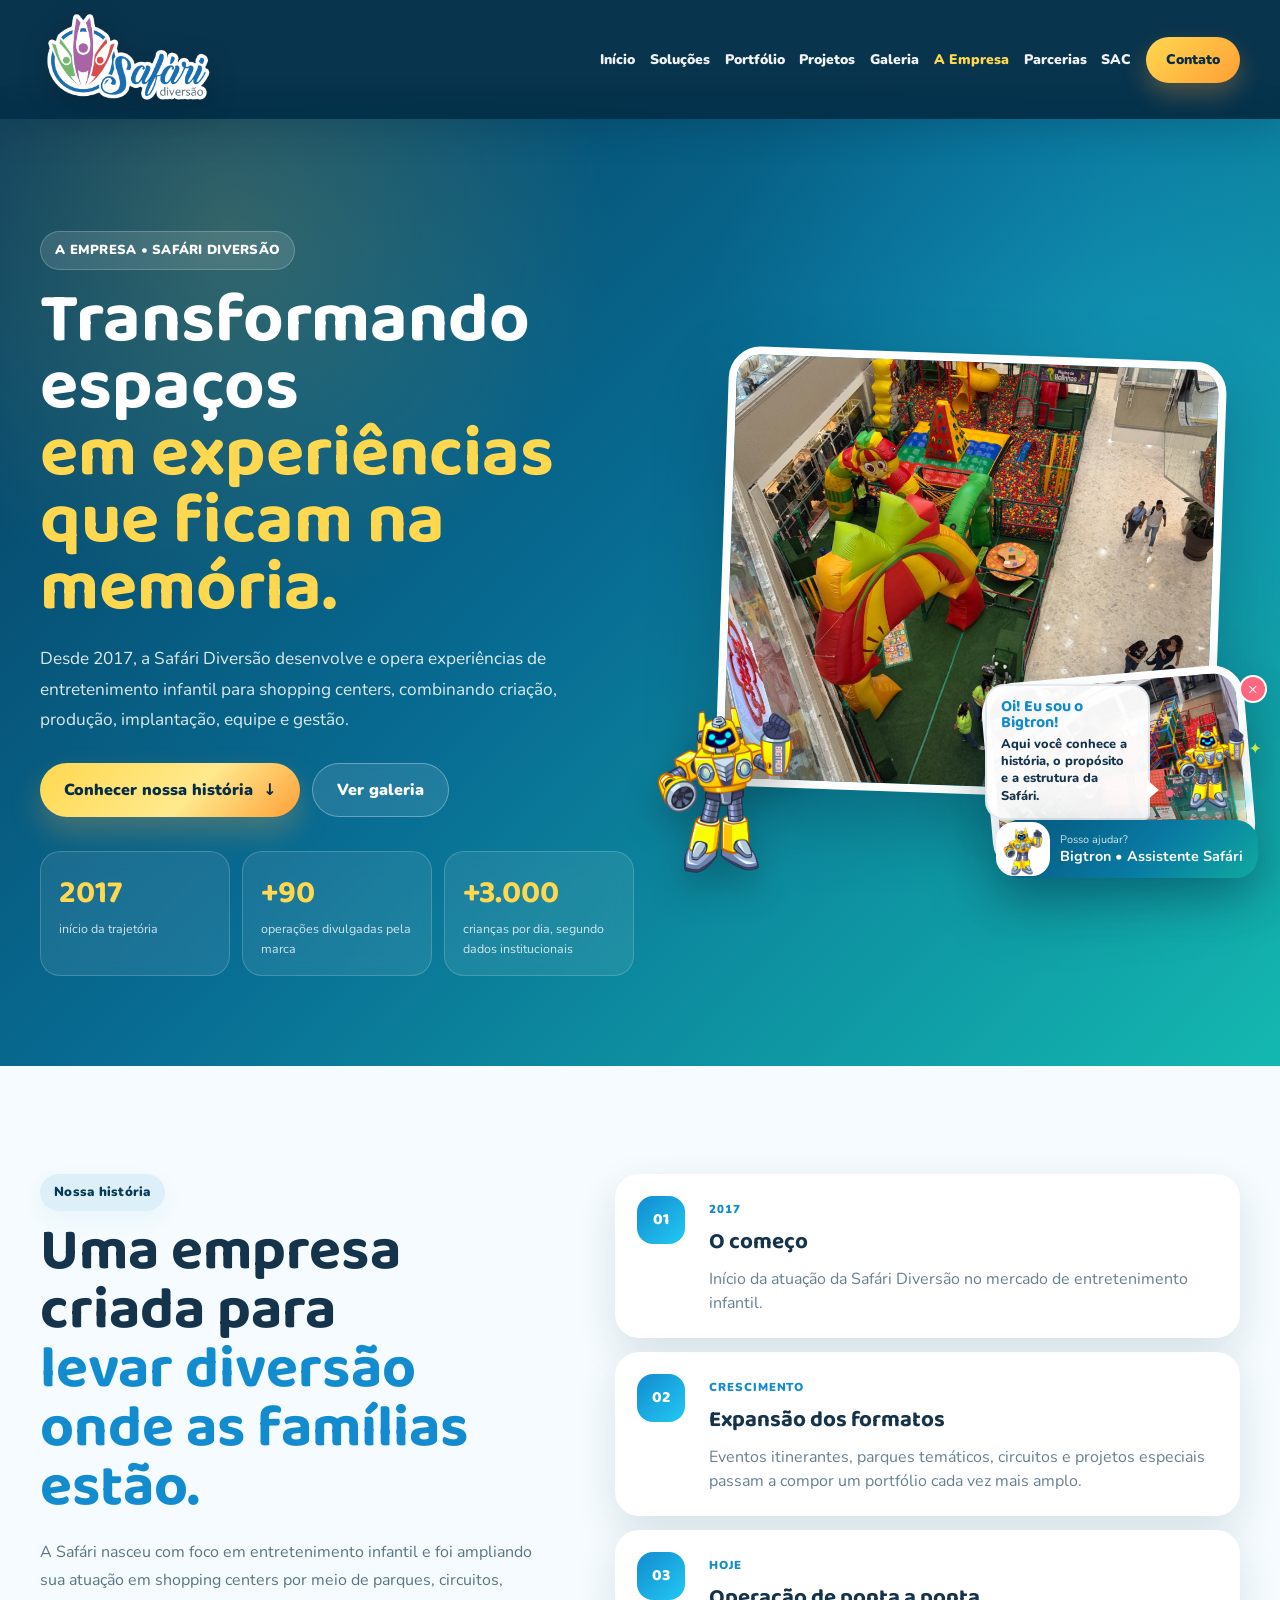
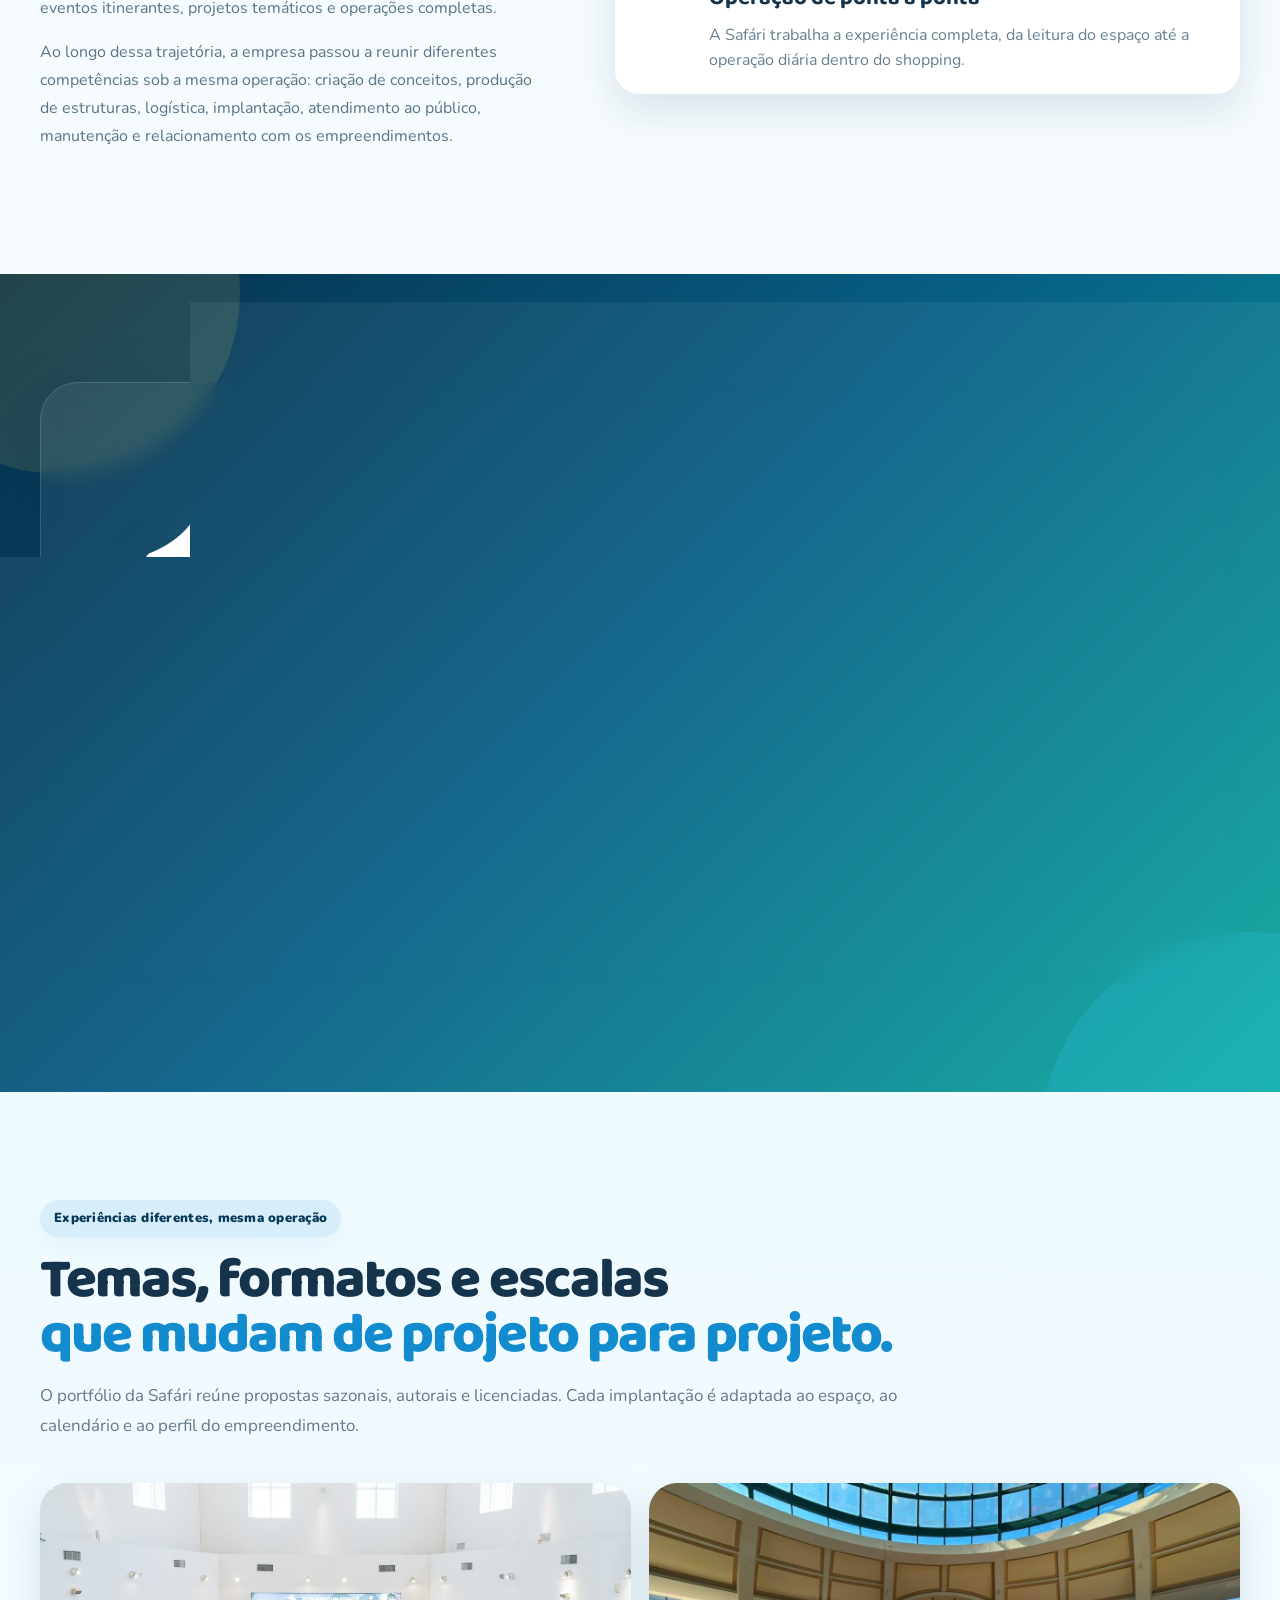
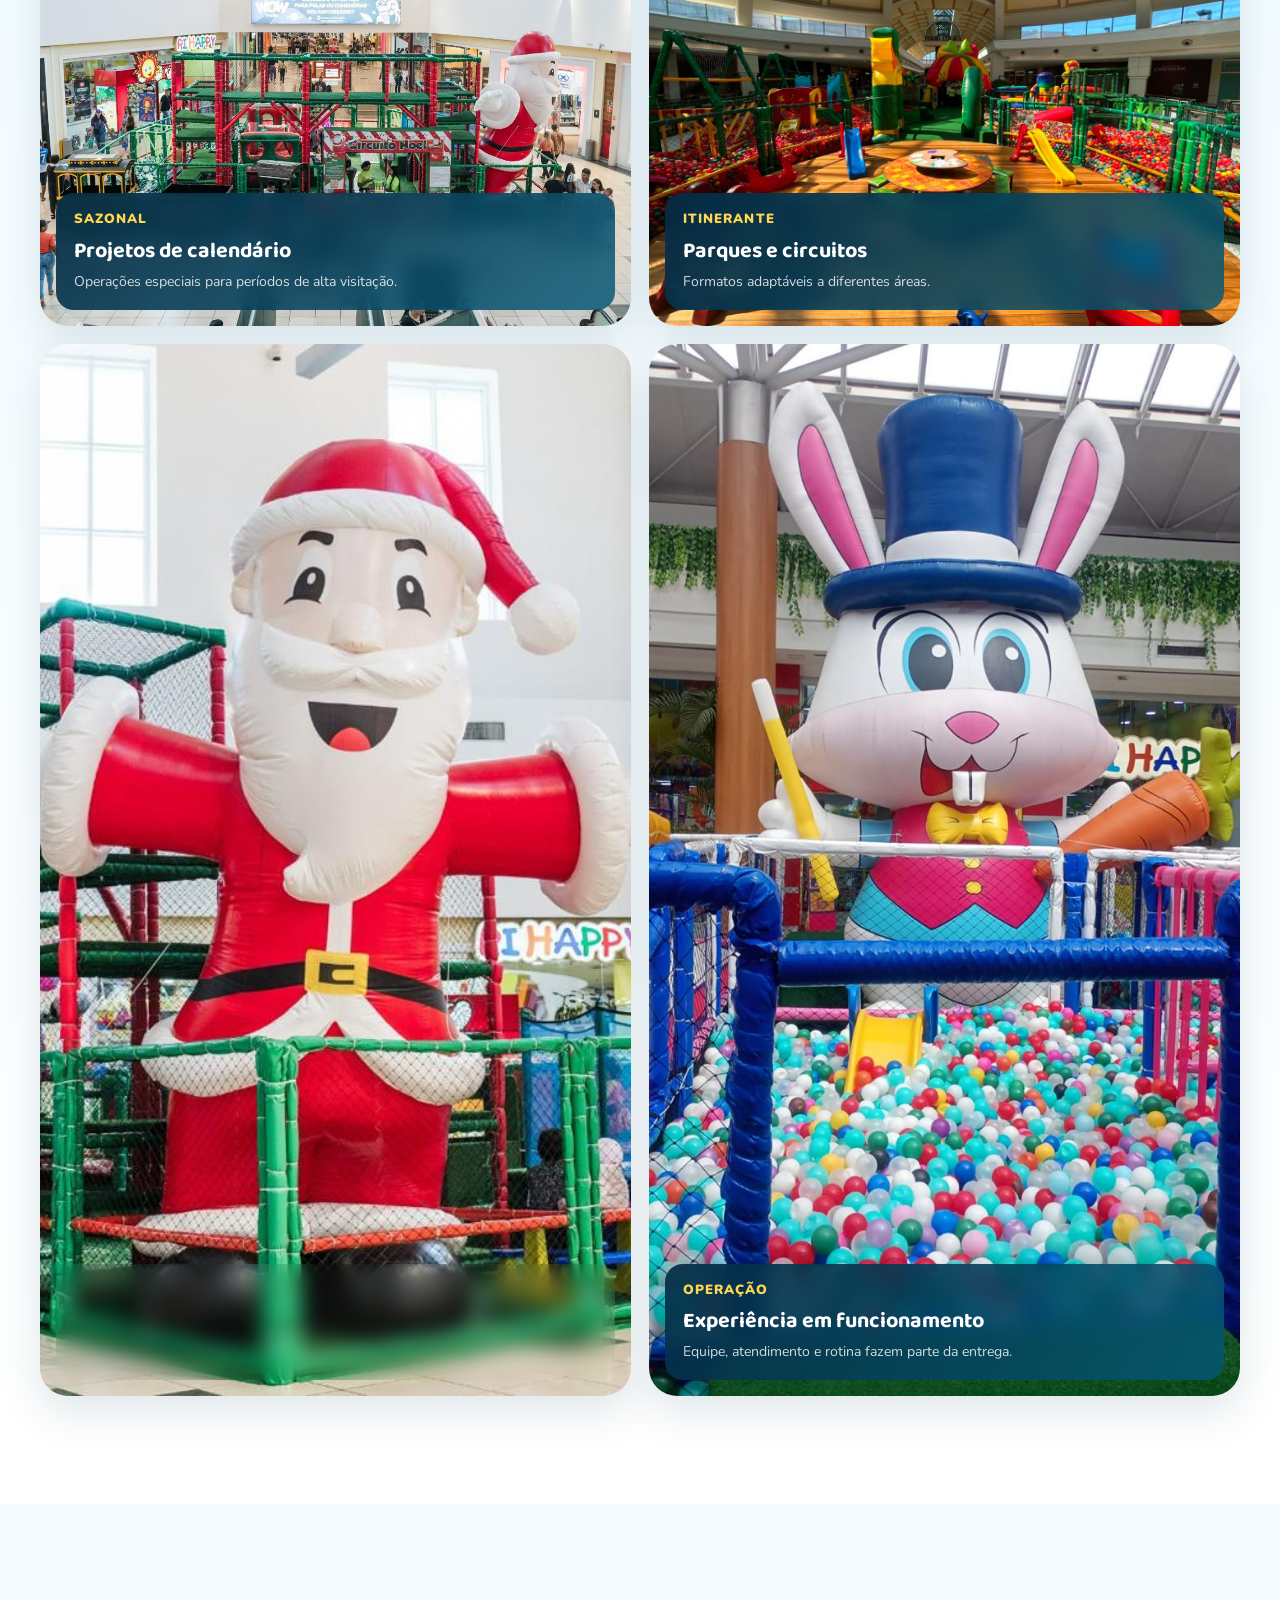
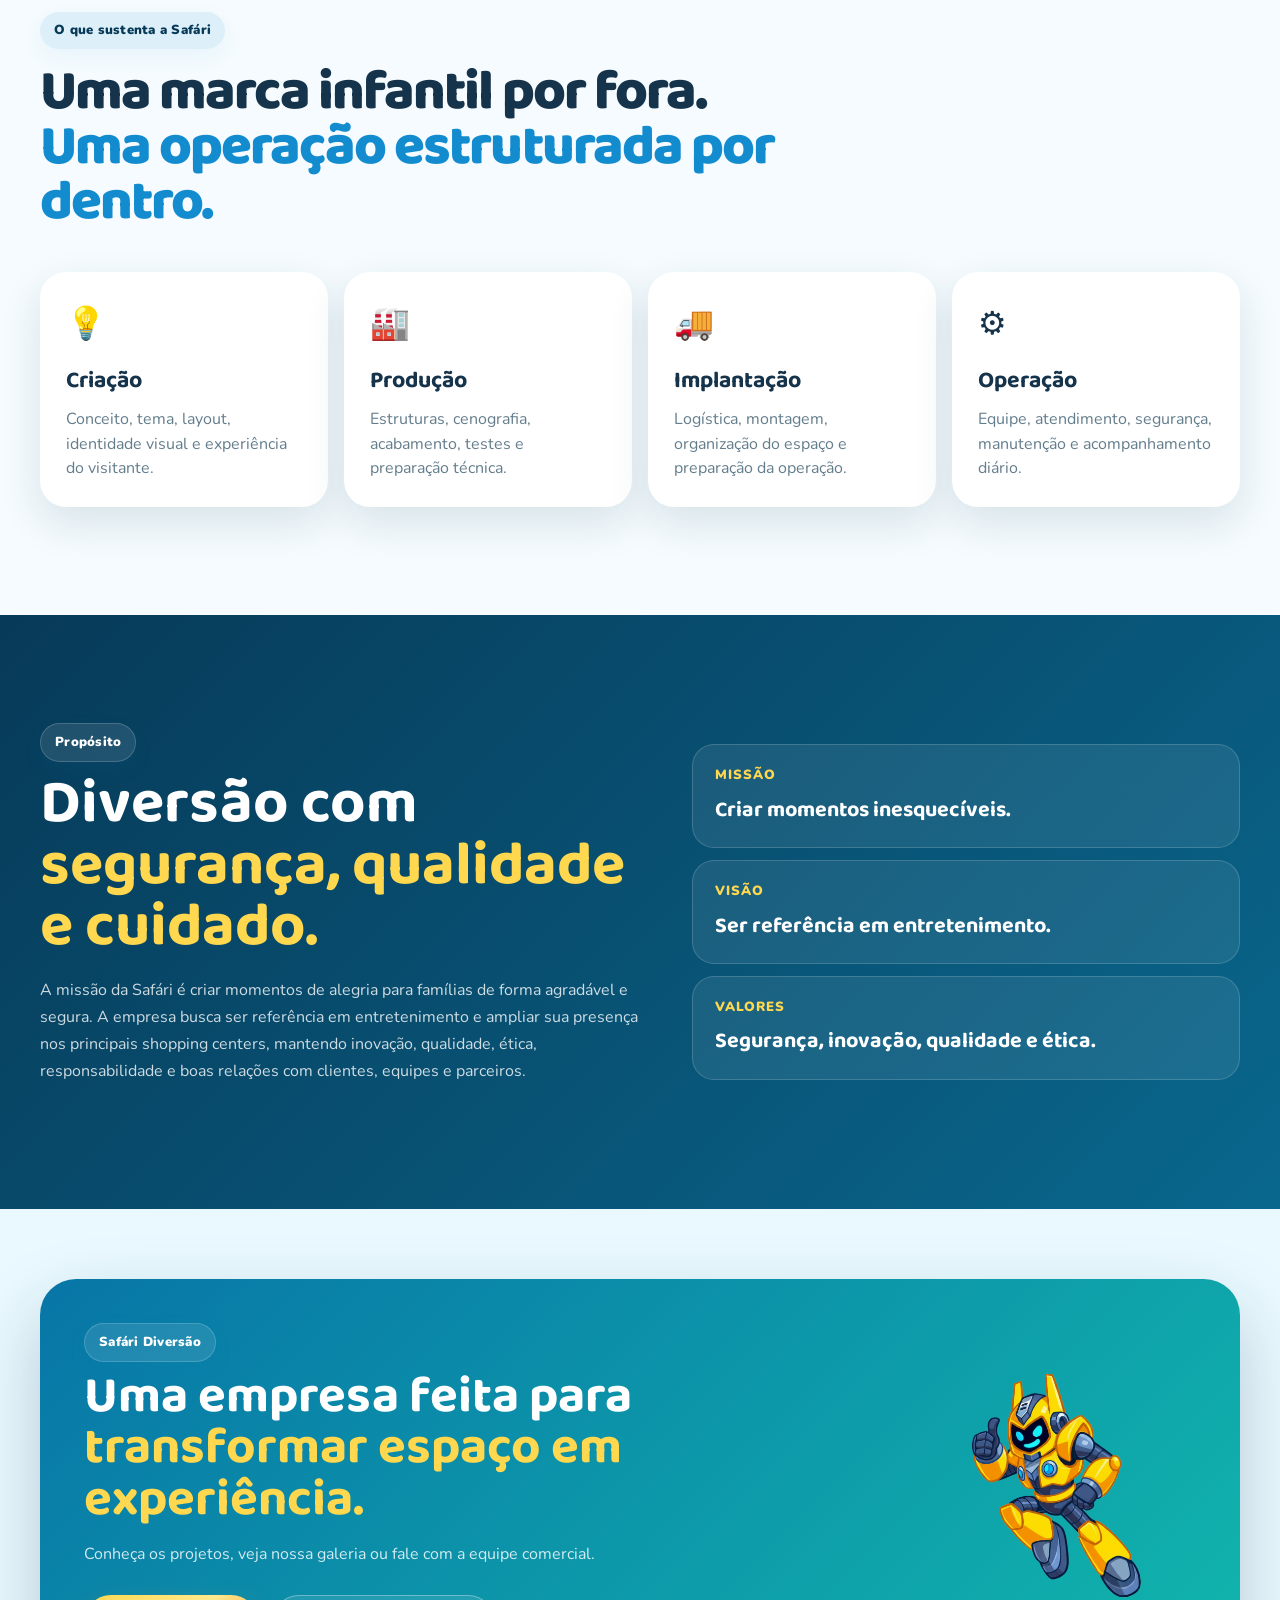
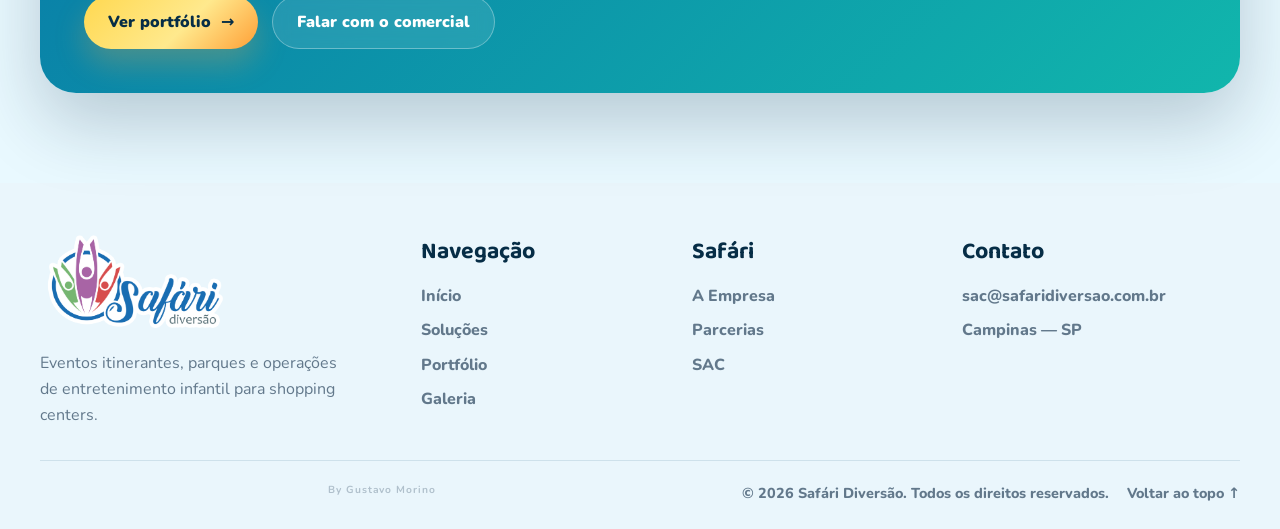
<file: empresa.html>
<!DOCTYPE html>
<html lang="pt-BR">
<head>
<meta charset="utf-8"/>
<meta name="viewport" content="width=device-width, initial-scale=1.0"/>
<meta name="description" content="Conheça a Safári Diversão: história, propósito, estrutura, soluções, personagens autorais e atuação em shopping centers."/>
<meta name="theme-color" content="#073a58"/>
<title>A Empresa | Safári Diversão</title>
<link rel="icon" href="assets/brand/logo-safari.png" type="image/png"/>
<link rel="preconnect" href="https://fonts.googleapis.com"/>
<link rel="preconnect" href="https://fonts.gstatic.com" crossorigin/>
<link href="https://fonts.googleapis.com/css2?family=Baloo+2:wght@500;600;700;800&family=Nunito:wght@400;600;700;800;900&display=swap" rel="stylesheet"/>
<link rel="stylesheet" href="style.css"/>
<link rel="stylesheet" href="empresa.css"/>
<script defer src="script.js"></script>
</head>
<body class="company-page">
<header class="site-header scrolled" id="inicio">
<div class="container header-shell">
<a aria-label="Safári Diversão — página inicial" class="brand" href="index.html"><img alt="Safári Diversão" src="assets/brand/logo-safari.png"/><span class="brand-fallback">Safári <small>diversão</small></span></a>
<button aria-expanded="false" aria-label="Abrir menu" class="menu-toggle" type="button"><span></span><span></span><span></span></button>
<nav aria-label="Menu principal" class="main-nav">
<a href="index.html">Início</a>
<a href="index.html#solucoes">Soluções</a>
<a href="index.html#portfolio">Portfólio</a>
<a href="index.html#projetos">Projetos</a>
<a href="galeria.html">Galeria</a>
<a aria-current="page" class="nav-current" href="empresa.html">A Empresa</a>
<a href="index.html#parcerias">Parcerias</a>
<a href="sac.html">SAC</a>
<a class="nav-cta" href="index.html#contato">Contato</a>
</nav>
</div>
</header>
<main>
<section class="company-hero animated-zone is-active" data-guide-message="Aqui você conhece a história, o propósito e a estrutura da Safári.">
<div class="company-hero-bg"></div>
<div class="container company-hero-layout">
<div class="company-hero-copy reveal visible">
<span class="eyebrow">A EMPRESA • SAFÁRI DIVERSÃO</span>
<h1>Transformando espaços<br/><em>em experiências que ficam na memória.</em></h1>
<p>Desde 2017, a Safári Diversão desenvolve e opera experiências de entretenimento infantil para shopping centers, combinando criação, produção, implantação, equipe e gestão.</p>
<div class="company-hero-actions"><a class="button button-yellow" href="#historia">Conhecer nossa história <span>↓</span></a><a class="button button-glass" href="galeria.html">Ver galeria</a></div>
<div class="company-numbers">
<article><strong>2017</strong><span>início da trajetória</span></article>
<article><strong>+90</strong><span>operações divulgadas pela marca</span></article>
<article><strong>+3.000</strong><span>crianças por dia, segundo dados institucionais</span></article>
</div>
</div>
<div class="company-hero-stage reveal visible">
<div class="company-stage-card company-stage-card-main"><img src="assets/fotos/empresa/evento-colorido-01.jpeg" alt="Evento itinerante da Safári em shopping center"/></div>
<div class="company-stage-card company-stage-card-small"><img src="assets/fotos/empresa/mar-diversoes-01.jpeg" alt="Parque temático da Safári em shopping center"/></div>
<img class="company-hero-bigtron" src="assets/personagens/originais/bigtron-p1-original.png" alt="Bigtron"/>
</div>
</div>
</section>
<section class="company-story content-section" id="historia">
<div class="container company-story-layout">
<div class="company-story-copy reveal"><span class="section-kicker">Nossa história</span><h2>Uma empresa criada para<br/><em>levar diversão onde as famílias estão.</em></h2><p>A Safári nasceu com foco em entretenimento infantil e foi ampliando sua atuação em shopping centers por meio de parques, circuitos, eventos itinerantes, projetos temáticos e operações completas.</p><p>Ao longo dessa trajetória, a empresa passou a reunir diferentes competências sob a mesma operação: criação de conceitos, produção de estruturas, logística, implantação, atendimento ao público, manutenção e relacionamento com os empreendimentos.</p></div>
<div class="company-timeline reveal">
<article><span>01</span><div><small>2017</small><h3>O começo</h3><p>Início da atuação da Safári Diversão no mercado de entretenimento infantil.</p></div></article>
<article><span>02</span><div><small>CRESCIMENTO</small><h3>Expansão dos formatos</h3><p>Eventos itinerantes, parques temáticos, circuitos e projetos especiais passam a compor um portfólio cada vez mais amplo.</p></div></article>
<article><span>03</span><div><small>HOJE</small><h3>Operação de ponta a ponta</h3><p>A Safári trabalha a experiência completa, da leitura do espaço até a operação diária dentro do shopping.</p></div></article>
</div>
</div>
</section>
<section class="company-anniversary content-section" aria-labelledby="anniversary-title">
<div class="container company-anniversary-shell reveal">
<div class="company-anniversary-logo-wrap">
<img class="company-anniversary-logo" src="assets/brand/logo-10-anos-safari.png" alt="Safári 10 anos — criando momentos inesquecíveis"/>
</div>
<div class="company-anniversary-copy">
<span class="section-kicker section-kicker-light">UMA HISTÓRIA QUE CONTINUA</span>
<h2 id="anniversary-title">A Safári se prepara para celebrar<br/><em>10 anos criando momentos inesquecíveis.</em></h2>
<p>Uma trajetória construída dentro de shopping centers, ao lado de famílias, equipes e parceiros. O selo de 10 anos marca esse novo capítulo sem mudar o que sempre esteve no centro da Safári: criar experiências vivas, seguras e memoráveis.</p>
<div class="company-anniversary-pills"><span>🎪 Experiências</span><span>🤝 Parcerias</span><span>✨ Novos capítulos</span></div>
</div>
</div>
</section>
<section class="company-gallery content-section">
<div class="container">
<div class="section-heading reveal"><span class="section-kicker">Experiências diferentes, mesma operação</span><h2>Temas, formatos e escalas<br/><em>que mudam de projeto para projeto.</em></h2><p>O portfólio da Safári reúne propostas sazonais, autorais e licenciadas. Cada implantação é adaptada ao espaço, ao calendário e ao perfil do empreendimento.</p></div>
<div class="company-photo-grid reveal">
<figure class="company-photo company-photo-wide"><img src="assets/fotos/empresa/evento-noel-02.jpeg" alt="Evento temático de Natal em shopping center"/><figcaption><small>SAZONAL</small><strong>Projetos de calendário</strong><span>Operações especiais para períodos de alta visitação.</span></figcaption></figure>
<figure class="company-photo"><img src="assets/fotos/empresa/evento-colorido-02.jpeg" alt="Parque infantil colorido em shopping center"/><figcaption><small>ITINERANTE</small><strong>Parques e circuitos</strong><span>Formatos adaptáveis a diferentes áreas.</span></figcaption></figure>
<figure class="company-photo"><img src="assets/fotos/empresa/evento-noel-01.jpeg" alt="Evento temático sazonal em shopping center"/><figcaption><small>CENOGRAFIA TEMÁTICA</small><strong>Identidade para cada temporada</strong><span>Projetos visuais diferentes ajudam a renovar a experiência ao longo do calendário.</span></figcaption></figure>
<figure class="company-photo company-photo-wide"><img src="assets/fotos/empresa/operacao-shopping-01.jpeg" alt="Operação infantil com público em shopping center"/><figcaption><small>OPERAÇÃO</small><strong>Experiência em funcionamento</strong><span>Equipe, atendimento e rotina fazem parte da entrega.</span></figcaption></figure>
</div>
</div>
</section>
<section class="company-pillars content-section">
<div class="container">
<div class="section-heading reveal"><span class="section-kicker">O que sustenta a Safári</span><h2>Uma marca infantil por fora.<br/><em>Uma operação estruturada por dentro.</em></h2></div>
<div class="company-pillar-grid reveal">
<article><span>💡</span><h3>Criação</h3><p>Conceito, tema, layout, identidade visual e experiência do visitante.</p></article>
<article><span>🏭</span><h3>Produção</h3><p>Estruturas, cenografia, acabamento, testes e preparação técnica.</p></article>
<article><span>🚚</span><h3>Implantação</h3><p>Logística, montagem, organização do espaço e preparação da operação.</p></article>
<article><span>⚙️</span><h3>Operação</h3><p>Equipe, atendimento, segurança, manutenção e acompanhamento diário.</p></article>
</div>
</div>
</section>
<section class="company-values content-section">
<div class="container company-values-layout">
<div class="company-values-copy reveal"><span class="section-kicker section-kicker-light">Propósito</span><h2>Diversão com<br/><em>segurança, qualidade e cuidado.</em></h2><p>A missão da Safári é criar momentos de alegria para famílias de forma agradável e segura. A empresa busca ser referência em entretenimento e ampliar sua presença nos principais shopping centers, mantendo inovação, qualidade, ética, responsabilidade e boas relações com clientes, equipes e parceiros.</p></div>
<div class="company-values-cards reveal"><article><small>MISSÃO</small><strong>Criar momentos inesquecíveis.</strong></article><article><small>VISÃO</small><strong>Ser referência em entretenimento.</strong></article><article><small>VALORES</small><strong>Segurança, inovação, qualidade e ética.</strong></article></div>
</div>
</section>
<section class="company-final"><div class="container company-final-shell reveal"><div><span class="section-kicker section-kicker-light">Safári Diversão</span><h2>Uma empresa feita para<br/><em>transformar espaço em experiência.</em></h2><p>Conheça os projetos, veja nossa galeria ou fale com a equipe comercial.</p><div class="contact-actions"><a class="button button-yellow" href="index.html#portfolio">Ver portfólio <span>→</span></a><a class="button button-glass" href="index.html#contato">Falar com o comercial</a></div></div><img src="assets/personagens/originais/bigtron-p4-original.png" alt="Bigtron"/></div></section>
</main>
<footer class="site-footer"><div class="container footer-grid"><div class="footer-brand"><img alt="Safári Diversão" src="assets/brand/logo-safari.png"/><p>Eventos itinerantes, parques e operações de entretenimento infantil para shopping centers.</p></div><div class="footer-column"><h3>Navegação</h3><a href="index.html">Início</a><a href="index.html#solucoes">Soluções</a><a href="index.html#portfolio">Portfólio</a><a href="galeria.html">Galeria</a></div><div class="footer-column"><h3>Safári</h3><a href="empresa.html">A Empresa</a><a href="index.html#parcerias">Parcerias</a><a href="sac.html">SAC</a></div><div class="footer-column footer-contact"><h3>Contato</h3><a href="mailto:sac@safaridiversao.com.br">sac@safaridiversao.com.br</a><span>Campinas — SP</span></div></div><div class="container footer-bottom"><span class="creator-mark">By Gustavo Morino</span><span>© <span id="currentYear"></span> Safári Diversão. Todos os direitos reservados.</span><a href="#inicio">Voltar ao topo ↑</a></div></footer>
<aside aria-label="Bigtron acompanhando a navegação" class="popit-guide" id="popitGuide"><button aria-label="Ocultar Bigtron" class="popit-guide-close" id="popitGuideClose" type="button">×</button><div aria-live="polite" class="popit-guide-bubble"><strong>Oi! Eu sou o Bigtron!</strong><span id="popitGuideMessage">Aqui você conhece a Safári por dentro.</span></div><button aria-label="Ir para a próxima parte" class="popit-guide-character" id="popitGuideCharacter" type="button"><span aria-hidden="true" class="popit-guide-glow"></span><span aria-hidden="true" class="popit-guide-star star-one">★</span><span aria-hidden="true" class="popit-guide-star star-two">✦</span><span aria-hidden="true" class="popit-guide-star star-three">●</span><img alt="Bigtron" src="assets/personagens/originais/bigtron-p1-original.png"/></button></aside>
<button aria-label="Mostrar Bigtron" class="popit-guide-reopen" id="popitGuideReopen" type="button"><span>★</span> Bigtron</button>
<button aria-controls="safariAssistant" aria-expanded="false" aria-label="Abrir assistente da Safári" class="safari-assistant-launcher safari-assistant-launcher-bigtron" id="safariAssistantLauncher" type="button"><span class="safari-assistant-character"><img src="assets/personagens/originais/bigtron-p1-original.png" alt=""/></span><span><small>Posso ajudar?</small><strong>Bigtron • Assistente Safári</strong></span></button>
<section aria-hidden="true" aria-label="Assistente automático da Safári Diversão" class="safari-assistant" id="safariAssistant"><div class="safari-assistant-head"><div class="safari-assistant-identity"><span class="safari-assistant-avatar safari-assistant-avatar-character"><img alt="Bigtron" src="assets/personagens/originais/bigtron-p1-original.png"/></span><div><strong>Bigtron • Assistente Safári</strong><small><span class="assistant-status-dot"></span> online</small></div></div><button aria-label="Fechar assistente" class="safari-assistant-close" id="safariAssistantClose" type="button">×</button></div><div aria-live="polite" class="safari-assistant-messages" id="safariAssistantMessages"><div class="assistant-message assistant-message-bot"><p>Olá! 👋 O que você quer conhecer sobre a Safári?</p><div class="assistant-quick-actions"><button data-assistant-prompt="Quero ver o portfólio" type="button">🎪 Portfólio</button><button data-assistant-prompt="Quero ver a galeria" type="button">📸 Galeria</button><button data-assistant-prompt="Quero conhecer os personagens da Safári" type="button">🤖 Personagens</button><button data-assistant-prompt="Quero registrar minha experiência no SAC" type="button">💬 SAC</button></div></div></div><form class="safari-assistant-form" id="safariAssistantForm"><input autocomplete="off" id="safariAssistantInput" maxlength="240" placeholder="Digite o que você quer ver..." type="text"/><button aria-label="Enviar mensagem" type="submit">➜</button></form><div class="safari-assistant-foot">Atendimento automático • SAC com registro e acompanhamento pelo próprio site.</div></section>
</body>
</html>
</file>
<file: style.css>
:root {
  --safari-navy: #073a58;
  --safari-deep: #062d46;
  --safari-blue: #128bcf;
  --safari-sky: #22c9f3;
  --safari-teal: #16c7b4;
  --safari-green: #8adf32;
  --safari-lime: #c8f34b;
  --safari-yellow: #ffd84f;
  --safari-orange: #ff9f36;
  --safari-coral: #ff6680;
  --safari-lilac: #8d83e9;
  --ink: #15334b;
  --muted: #62788b;
  --surface: #f6fbfe;
  --surface-blue: #eaf8ff;
  --white: #ffffff;
  --border: rgba(7, 75, 112, 0.12);
  --shadow-soft: 0 16px 42px rgba(6, 56, 85, 0.12);
  --shadow-strong: 0 30px 72px rgba(4, 37, 58, 0.22);
  --font-display: "Baloo 2", system-ui, sans-serif;
  --font-body: "Nunito", system-ui, sans-serif;
  --header-height: 86px;
}

* {
  box-sizing: border-box;
}

html {
  scroll-behavior: smooth;
  scroll-padding-top: calc(var(--header-height) + 18px);
}

body {
  min-width: 320px;
  margin: 0;
  overflow-x: hidden;
  color: var(--ink);
  font-family: var(--font-body);
  padding-top: var(--header-height);
  line-height: 1.6;
  background: var(--surface);
  text-rendering: optimizeLegibility;
  -webkit-font-smoothing: antialiased;
}

body.menu-open {
  overflow: hidden;
}

img {
  display: block;
  max-width: 100%;
}

a {
  color: inherit;
  text-decoration: none;
}

button,
a {
  -webkit-tap-highlight-color: transparent;
}

button,
input,
textarea,
select {
  font: inherit;
}

.container {
  width: min(1200px, calc(100% - 40px));
  margin-inline: auto;
}

.content-section {
  position: relative;
  padding: 108px 0;
}

/* =========================================================
   CABEÇALHO
========================================================= */
.site-header {
  position: fixed;
  inset: 0 0 auto;
  z-index: 1000;
  min-height: var(--header-height);
  padding: 12px 0;
  color: var(--white);
  background: rgba(5, 48, 74, 0.98);
  box-shadow: 0 12px 32px rgba(3, 30, 47, 0.16);
  backdrop-filter: blur(12px);
  -webkit-backdrop-filter: blur(12px);
  transition: background-color 0.25s ease, box-shadow 0.25s ease, padding 0.25s ease;
}

.site-header.scrolled {
  padding: 7px 0;
  background: rgba(5, 48, 74, 0.99);
  box-shadow: 0 14px 36px rgba(3, 30, 47, 0.22);
}

.header-shell {
  display: flex;
  align-items: center;
  justify-content: space-between;
  gap: 24px;
}

.brand {
  position: relative;
  z-index: 1002;
  display: inline-flex;
  align-items: center;
  width: 156px;
  min-height: 62px;
}

.brand img {
  width: 100%;
  height: auto;
  filter: drop-shadow(0 7px 14px rgba(0, 0, 0, 0.18));
}

.brand-fallback {
  display: none;
  color: var(--white);
  font-family: var(--font-display);
  font-size: 2rem;
  font-weight: 800;
  line-height: 0.85;
}

.brand-fallback small {
  display: block;
  font-size: 0.85rem;
  letter-spacing: 0.08em;
  text-transform: uppercase;
}

.main-nav {
  display: flex;
  align-items: center;
  gap: clamp(15px, 2vw, 28px);
}

.main-nav a {
  position: relative;
  color: rgba(255, 255, 255, 0.94);
  font-size: 0.92rem;
  font-weight: 900;
  white-space: nowrap;
}

.main-nav a:not(.nav-cta)::after {
  content: "";
  position: absolute;
  left: 0;
  bottom: -7px;
  width: 0;
  height: 3px;
  border-radius: 99px;
  background: var(--safari-yellow);
  transition: width 0.22s ease;
}

.main-nav a:not(.nav-cta):hover::after,
.main-nav a:not(.nav-cta):focus-visible::after {
  width: 100%;
}

.nav-cta {
  display: inline-flex;
  align-items: center;
  min-height: 46px;
  padding: 0 20px;
  border-radius: 999px;
  color: var(--safari-deep) !important;
  background: linear-gradient(135deg, var(--safari-yellow), var(--safari-orange));
  box-shadow: 0 12px 24px rgba(255, 159, 54, 0.28);
  transition: transform 0.2s ease, box-shadow 0.2s ease;
}

.nav-cta:hover {
  transform: translateY(-2px);
  box-shadow: 0 15px 30px rgba(255, 159, 54, 0.34);
}

.menu-toggle {
  position: relative;
  z-index: 1002;
  display: none;
  width: 48px;
  height: 48px;
  border: 1px solid rgba(255, 255, 255, 0.22);
  border-radius: 16px;
  color: var(--white);
  background: rgba(255, 255, 255, 0.12);
  cursor: pointer;
}

.menu-toggle span {
  position: absolute;
  left: 12px;
  width: 24px;
  height: 3px;
  border-radius: 99px;
  background: currentColor;
  transition: transform 0.22s ease, opacity 0.22s ease;
}

.menu-toggle span:nth-child(1) { top: 15px; }
.menu-toggle span:nth-child(2) { top: 23px; }
.menu-toggle span:nth-child(3) { top: 31px; }
.menu-toggle.active span:nth-child(1) { transform: translateY(8px) rotate(45deg); }
.menu-toggle.active span:nth-child(2) { opacity: 0; }
.menu-toggle.active span:nth-child(3) { transform: translateY(-8px) rotate(-45deg); }

/* =========================================================
   ELEMENTOS GERAIS
========================================================= */
.button {
  display: inline-flex;
  align-items: center;
  justify-content: center;
  gap: 10px;
  min-height: 54px;
  padding: 0 24px;
  border: 0;
  border-radius: 999px;
  font-weight: 900;
  line-height: 1;
  transition: transform 0.2s ease, box-shadow 0.2s ease, background 0.2s ease;
}

.button:hover {
  transform: translateY(-2px);
}

.button-yellow {
  color: var(--safari-deep);
  background: linear-gradient(135deg, var(--safari-yellow), #ffe98d 58%, var(--safari-orange));
  box-shadow: 0 15px 30px rgba(255, 171, 64, 0.26);
}

.button-blue {
  color: var(--white);
  background: linear-gradient(135deg, var(--safari-blue), var(--safari-sky));
  box-shadow: 0 15px 30px rgba(18, 139, 207, 0.24);
}

.button-glass {
  color: var(--white);
  border: 1.5px solid rgba(255, 255, 255, 0.32);
  background: rgba(255, 255, 255, 0.1);
  backdrop-filter: blur(8px);
}

.button-instagram {
  color: var(--white);
  background: linear-gradient(135deg, #f04e8d, #d33fc5 50%, #7954e8);
  box-shadow: 0 14px 28px rgba(211, 63, 197, 0.2);
}

.eyebrow,
.section-kicker {
  display: inline-flex;
  align-items: center;
  gap: 8px;
  padding: 8px 14px;
  border-radius: 999px;
  color: var(--safari-navy);
  font-size: 0.82rem;
  font-weight: 900;
  letter-spacing: 0.02em;
  background: rgba(18, 139, 207, 0.1);
}

.eyebrow {
  color: var(--white);
  border: 1px solid rgba(255, 255, 255, 0.2);
  background: rgba(255, 255, 255, 0.12);
}

.section-kicker-light {
  color: var(--white);
  border: 1px solid rgba(255, 255, 255, 0.17);
  background: rgba(255, 255, 255, 0.1);
}

.section-heading,
.projects-heading,
.partners-heading,
.instagram-heading {
  position: relative;
  z-index: 2;
}

.section-heading {
  max-width: 880px;
  margin-bottom: 42px;
}

.section-heading h2,
.store-intro h2,
.projects-heading h2,
.impact-copy h2,
.instagram-heading h2,
.partners-heading h2,
.about-copy h2,
.faq-heading h2,
.contact-copy h2 {
  margin: 16px 0 0;
  font-family: var(--font-display);
  font-size: clamp(2.35rem, 4.4vw, 4.35rem);
  font-weight: 800;
  letter-spacing: -0.035em;
  line-height: 0.98;
}

.section-heading h2 em,
.store-intro h2 em,
.projects-heading h2 em,
.impact-copy h2 em,
.instagram-heading h2 em,
.partners-heading h2 em,
.about-copy h2 em,
.faq-heading h2 em,
.contact-copy h2 em {
  color: var(--safari-blue);
  font-style: normal;
}

.section-heading > p,
.store-intro > p,
.projects-heading > p,
.impact-copy > p,
.partners-heading > p,
.about-copy > p,
.faq-heading > p,
.contact-copy > p {
  margin: 18px 0 0;
  color: var(--muted);
  font-size: 1.06rem;
  line-height: 1.75;
}

.image-shell {
  position: relative;
  overflow: hidden;
  background: linear-gradient(135deg, #dff7ff, #eaffda);
}

.image-shell > img {
  width: 100%;
  height: 100%;
  object-fit: cover;
}

.image-placeholder {
  position: absolute;
  inset: 0;
  display: none;
  align-content: end;
  padding: 26px;
  color: var(--white);
  background:
    radial-gradient(circle at 80% 15%, rgba(255, 216, 79, 0.55), transparent 25%),
    linear-gradient(145deg, var(--safari-blue), var(--safari-teal) 58%, var(--safari-green));
}

.image-placeholder b,
.image-placeholder small {
  display: block;
}

.image-placeholder b {
  font-family: var(--font-display);
  font-size: 1.8rem;
  line-height: 1.05;
}

.image-placeholder small {
  margin-top: 7px;
  font-weight: 800;
}

.image-shell.is-fallback > img {
  display: none;
}

.image-shell.is-fallback > .image-placeholder {
  display: grid;
}

.reveal {
  opacity: 0;
  transform: translateY(26px);
  transition: opacity 0.62s ease, transform 0.62s ease;
}

.reveal.visible {
  opacity: 1;
  transform: translateY(0);
}

/* =========================================================
   HERO
========================================================= */
.hero {
  position: relative;
  min-height: 880px;
  overflow: hidden;
  color: var(--white);
  background:
    radial-gradient(circle at 14% 18%, rgba(255, 216, 79, 0.2), transparent 27%),
    radial-gradient(circle at 82% 12%, rgba(255, 102, 128, 0.2), transparent 27%),
    radial-gradient(circle at 78% 78%, rgba(138, 223, 50, 0.16), transparent 26%),
    linear-gradient(135deg, #052e48 0%, #07547a 42%, #0a91a5 100%);
}

.hero-grid-pattern {
  position: absolute;
  inset: 0;
  opacity: 0.11;
  background-image:
    linear-gradient(rgba(255, 255, 255, 0.2) 1px, transparent 1px),
    linear-gradient(90deg, rgba(255, 255, 255, 0.2) 1px, transparent 1px);
  background-size: 74px 74px;
  mask-image: linear-gradient(to bottom, #000 0%, transparent 90%);
}

.hero-orb {
  position: absolute;
  border-radius: 50%;
  pointer-events: none;
}

.hero-orb-one {
  top: 90px;
  right: -90px;
  width: 340px;
  height: 340px;
  border: 54px solid rgba(34, 201, 243, 0.17);
}

.hero-orb-two {
  left: -120px;
  bottom: 150px;
  width: 280px;
  height: 280px;
  background: rgba(255, 102, 128, 0.13);
}

.hero-doodles .doodle {
  position: absolute;
  z-index: 1;
  pointer-events: none;
}

.doodle-star {
  top: 19%;
  left: 48%;
  color: var(--safari-yellow);
  font-size: 2.6rem;
  animation: gentleSpin 12s linear infinite;
}

.doodle-plus {
  right: 6%;
  top: 38%;
  color: var(--safari-coral);
  font-size: 4rem;
  font-weight: 900;
  transform: rotate(12deg);
}

.doodle-ring {
  left: 7%;
  bottom: 19%;
  width: 70px;
  height: 70px;
  border: 13px solid rgba(200, 243, 75, 0.45);
  border-radius: 50%;
}

.doodle-squiggle {
  right: 42%;
  bottom: 11%;
  color: var(--safari-yellow);
  font-size: 4rem;
  transform: rotate(-12deg);
}

.doodle-dot {
  right: 15%;
  bottom: 18%;
  width: 22px;
  height: 22px;
  border-radius: 50%;
  background: var(--safari-lime);
}

.hero-layout {
  position: relative;
  z-index: 2;
  display: grid;
  grid-template-columns: minmax(0, 1.12fr) minmax(430px, 0.88fr);
  gap: 38px;
  align-items: center;
  min-height: 880px;
  padding-top: 112px;
  padding-bottom: 122px;
}

.hero-copy h1 {
  max-width: 720px;
  margin: 20px 0 0;
  font-family: var(--font-display);
  font-size: clamp(3.35rem, 5.5vw, 5.25rem);
  font-weight: 800;
  letter-spacing: -0.048em;
  line-height: 0.88;
}

.hero-copy h1 span {
  display: inline;
}

.hero-copy h1 .hero-line {
  display: block;
}

.word-yellow { color: var(--safari-yellow); }
.word-lime { color: var(--safari-lime); }
.word-coral { color: #ff9ab0; }

.hero-copy > p {
  max-width: 640px;
  margin: 26px 0 0;
  color: rgba(255, 255, 255, 0.9);
  font-size: 1.12rem;
  line-height: 1.75;
}

.hero-actions {
  display: flex;
  flex-wrap: wrap;
  gap: 14px;
  margin-top: 30px;
}

.hero-proof {
  display: grid;
  grid-template-columns: repeat(3, minmax(0, 1fr));
  gap: 12px;
  margin-top: 32px;
}

.hero-proof article {
  padding: 15px 16px;
  border: 1px solid rgba(255, 255, 255, 0.15);
  border-radius: 20px;
  background: rgba(255, 255, 255, 0.09);
}

.hero-proof strong,
.hero-proof span {
  display: block;
}

.hero-proof strong {
  font-family: var(--font-display);
  font-size: 1.55rem;
  line-height: 1;
}

.hero-proof span {
  margin-top: 5px;
  color: rgba(255, 255, 255, 0.8);
  font-size: 0.84rem;
  font-weight: 800;
}

.hero-world {
  position: relative;
  min-height: 630px;
}

.hero-world-back {
  position: absolute;
  inset: 35px 18px 55px 18px;
  border: 2px solid rgba(255, 255, 255, 0.14);
  border-radius: 50%;
  background:
    radial-gradient(circle at 50% 50%, rgba(34, 201, 243, 0.18), transparent 50%),
    rgba(255, 255, 255, 0.04);
}

.hero-photo {
  position: absolute;
  border: 4px solid rgba(255, 255, 255, 0.82);
  box-shadow: var(--shadow-strong);
}

.hero-photo-main {
  inset: 56px 50px 118px 10px;
  border-radius: 42px;
  transform: rotate(-3deg);
}

.hero-photo-small {
  right: 0;
  bottom: 26px;
  width: 245px;
  height: 185px;
  border-radius: 30px;
  transform: rotate(5deg);
}

.hero-character {
  position: absolute;
  z-index: 4;
  pointer-events: none;
  object-fit: contain;
  filter: drop-shadow(0 18px 24px rgba(2, 29, 46, 0.24));
  animation: characterFloat 5.4s ease-in-out infinite;
}

.hero-popit {
  right: 18px;
  top: 55px;
  width: 245px;
}

.hero-bigtrix {
  left: -22px;
  bottom: 2px;
  width: 190px;
  animation-delay: -1.6s;
}

.hero-gelecao {
  right: 160px;
  bottom: -6px;
  width: 150px;
  animation-delay: -3s;
}

.hero-tag {
  position: absolute;
  z-index: 5;
  padding: 12px 16px;
  border-radius: 999px;
  color: var(--safari-deep);
  font-size: 0.86rem;
  font-weight: 900;
  box-shadow: var(--shadow-soft);
}

.hero-tag-one {
  left: 68px;
  top: 20px;
  background: var(--safari-lime);
}

.hero-tag-two {
  right: 40px;
  bottom: 10px;
  background: var(--safari-yellow);
}

.hero-burst {
  position: absolute;
  z-index: 6;
  right: 10px;
  top: 280px;
  display: grid;
  place-items: center;
  width: 88px;
  height: 88px;
  color: var(--white);
  font-family: var(--font-display);
  font-size: 1.25rem;
  font-weight: 900;
  background: var(--safari-coral);
  clip-path: polygon(50% 0%, 62% 20%, 85% 10%, 86% 35%, 100% 50%, 81% 64%, 89% 88%, 63% 84%, 50% 100%, 37% 82%, 12% 90%, 17% 64%, 0 50%, 18% 36%, 10% 11%, 37% 19%);
  animation: gentleSpin 14s linear infinite;
}

.hero-wave {
  position: absolute;
  right: 0;
  bottom: -1px;
  left: 0;
  height: 150px;
}

.hero-wave svg {
  display: block;
  width: 100%;
  height: 100%;
}

.hero-wave path {
  fill: var(--surface);
}

/* =========================================================
   NÚMEROS E FAIXA
========================================================= */
.stats-section {
  z-index: 4;
  padding-top: 0;
  padding-bottom: 74px;
  margin-top: -58px;
  content-visibility: visible;
}

.stats-card {
  display: grid;
  grid-template-columns: repeat(4, minmax(0, 1fr));
  gap: 10px;
  padding: 14px;
  border: 1px solid rgba(7, 75, 112, 0.08);
  border-radius: 32px;
  background: rgba(255, 255, 255, 0.96);
  box-shadow: var(--shadow-strong);
}

.stats-card article {
  display: grid;
  grid-template-columns: auto 1fr;
  gap: 14px;
  align-items: start;
  padding: 18px;
  border-radius: 23px;
}

.stats-card article:not(:last-child) {
  border-right: 1px solid var(--border);
}

.stat-icon {
  display: grid;
  place-items: center;
  width: 50px;
  height: 50px;
  border-radius: 17px;
  font-size: 1.3rem;
}

.stat-icon-blue { background: rgba(18, 139, 207, 0.13); }
.stat-icon-coral { background: rgba(255, 102, 128, 0.15); }
.stat-icon-green { background: rgba(138, 223, 50, 0.18); }
.stat-icon-yellow { background: rgba(255, 216, 79, 0.2); }

.stats-card small,
.stats-card strong,
.stats-card p {
  display: block;
}

.stats-card strong {
  color: var(--safari-navy);
  font-family: var(--font-display);
  font-size: 1.9rem;
  line-height: 1;
}

.stats-card small {
  color: var(--safari-blue);
  font-weight: 900;
}

.stats-card p {
  margin: 5px 0 0;
  color: var(--muted);
  font-size: 0.87rem;
  line-height: 1.4;
}

.ticker {
  overflow: hidden;
  padding: 19px 0;
  color: var(--safari-deep);
  background: linear-gradient(90deg, var(--safari-yellow), #fff099, var(--safari-lime));
}

.ticker-track {
  display: inline-flex;
  gap: 22px;
  align-items: center;
  min-width: max-content;
  font-size: 0.95rem;
  font-weight: 900;
  letter-spacing: 0.045em;
  animation: tickerMove 26s linear infinite;
}

.ticker-track i {
  color: var(--safari-coral);
  font-style: normal;
}

/* =========================================================
   SOLUÇÕES
========================================================= */
.solutions {
  overflow: hidden;
  background:
    radial-gradient(circle at 95% 5%, rgba(34, 201, 243, 0.12), transparent 24%),
    radial-gradient(circle at 2% 80%, rgba(138, 223, 50, 0.11), transparent 26%),
    var(--surface);
}

.solutions-grid {
  display: grid;
  grid-template-columns: repeat(3, minmax(0, 1fr));
  gap: 20px;
}

.solution-card {
  position: relative;
  min-height: 270px;
  padding: 27px;
  overflow: hidden;
  border: 1px solid var(--border);
  border-radius: 29px;
  background: rgba(255, 255, 255, 0.9);
  box-shadow: var(--shadow-soft);
  transition: transform 0.22s ease, box-shadow 0.22s ease;
}

.solution-card:hover {
  transform: translateY(-5px);
  box-shadow: 0 23px 50px rgba(6, 56, 85, 0.16);
}

.solution-card::after {
  content: "";
  position: absolute;
  right: -40px;
  bottom: -50px;
  width: 135px;
  height: 135px;
  border-radius: 50%;
  background: rgba(34, 201, 243, 0.08);
}

.solution-number {
  position: absolute;
  top: 22px;
  right: 24px;
  color: rgba(7, 58, 88, 0.18);
  font-family: var(--font-display);
  font-size: 1.35rem;
  font-weight: 900;
}

.solution-icon {
  display: grid;
  place-items: center;
  width: 58px;
  height: 58px;
  border-radius: 19px;
  font-size: 1.45rem;
}

.icon-blue { background: rgba(18, 139, 207, 0.14); }
.icon-green { background: rgba(138, 223, 50, 0.18); }
.icon-coral { background: rgba(255, 102, 128, 0.15); }
.icon-yellow { background: rgba(255, 216, 79, 0.19); }
.icon-purple { background: rgba(141, 131, 233, 0.16); }
.icon-teal { background: rgba(22, 199, 180, 0.16); }

.solution-card h3 {
  margin: 22px 0 0;
  color: var(--safari-deep);
  font-family: var(--font-display);
  font-size: 1.75rem;
  line-height: 1.05;
}

.solution-card p {
  margin: 12px 0 0;
  color: var(--muted);
}

.section-mascot {
  position: absolute;
  z-index: 3;
  pointer-events: none;
  object-fit: contain;
  filter: drop-shadow(0 16px 22px rgba(4, 42, 64, 0.2));
  animation: characterFloat 5.8s ease-in-out infinite;
}

.mascot-solutions {
  right: max(12px, calc((100vw - 1200px) / 2 - 90px));
  bottom: 18px;
  width: 150px;
}

/* =========================================================
   LOJA-PARQUE
========================================================= */
.store-section {
  overflow: hidden;
  color: var(--white);
  background:
    radial-gradient(circle at 10% 12%, rgba(255, 216, 79, 0.18), transparent 25%),
    radial-gradient(circle at 88% 75%, rgba(255, 102, 128, 0.15), transparent 27%),
    linear-gradient(135deg, var(--safari-deep), #075c84 50%, #0a8f99);
}

.store-deco {
  position: absolute;
  pointer-events: none;
  border-radius: 50%;
}

.store-deco-one {
  top: 70px;
  right: -110px;
  width: 320px;
  height: 320px;
  border: 55px solid rgba(34, 201, 243, 0.14);
}

.store-deco-two {
  left: -90px;
  bottom: 80px;
  width: 240px;
  height: 240px;
  background: rgba(138, 223, 50, 0.1);
}

.store-intro,
.projects-heading,
.partners-heading,
.instagram-heading {
  display: grid;
  grid-template-columns: minmax(0, 1.15fr) minmax(280px, 0.85fr);
  gap: 36px;
  align-items: end;
  margin-bottom: 42px;
}

.store-intro h2,
.projects-heading h2,
.partners-heading h2 {
  color: var(--white);
}

.store-intro h2 em,
.projects-heading h2 em,
.partners-heading h2 em {
  color: var(--safari-yellow);
}

.store-intro > p,
.projects-heading > p,
.partners-heading > p {
  color: rgba(255, 255, 255, 0.82);
}

.store-showcase {
  display: grid;
  grid-template-columns: minmax(0, 1.35fr) minmax(300px, 0.65fr);
  gap: 20px;
}

.store-main,
.store-photo {
  border: 3px solid rgba(255, 255, 255, 0.2);
  box-shadow: var(--shadow-strong);
}

.store-main {
  min-height: 610px;
  border-radius: 38px;
}

.store-main::after,
.store-photo::after,
.project-card::after,
.instagram-photo::after,
.about-photo::after {
  content: "";
  position: absolute;
  inset: 0;
  pointer-events: none;
  background: linear-gradient(180deg, transparent 40%, rgba(3, 26, 41, 0.72) 100%);
}

.store-main-caption {
  position: absolute;
  z-index: 2;
  right: 28px;
  bottom: 25px;
  left: 28px;
}

.store-main-caption small,
.store-main-caption strong {
  display: block;
}

.store-main-caption small {
  color: var(--safari-yellow);
  font-weight: 900;
}

.store-main-caption strong {
  margin-top: 3px;
  font-family: var(--font-display);
  font-size: 2rem;
  line-height: 1.05;
}

.store-side-grid {
  display: grid;
  grid-template-rows: repeat(3, 1fr);
  gap: 20px;
}

.store-photo {
  min-height: 190px;
  border-radius: 27px;
}

.store-features {
  display: grid;
  grid-template-columns: repeat(4, minmax(0, 1fr));
  gap: 14px;
  margin-top: 22px;
}

.store-features article {
  padding: 20px;
  border: 1px solid rgba(255, 255, 255, 0.13);
  border-radius: 24px;
  background: rgba(255, 255, 255, 0.09);
}

.store-features article > span {
  display: grid;
  place-items: center;
  width: 43px;
  height: 43px;
  border-radius: 14px;
  color: var(--safari-deep);
  font-weight: 900;
  background: var(--safari-yellow);
}

.store-features strong,
.store-features p {
  display: block;
}

.store-features strong {
  margin-top: 16px;
  font-size: 1.05rem;
}

.store-features p {
  margin: 7px 0 0;
  color: rgba(255, 255, 255, 0.76);
  font-size: 0.91rem;
}

.store-actions {
  display: flex;
  align-items: center;
  justify-content: space-between;
  gap: 22px;
  margin-top: 22px;
  padding: 21px 23px;
  border: 1px solid rgba(255, 255, 255, 0.14);
  border-radius: 27px;
  background: rgba(255, 255, 255, 0.09);
}

.store-actions strong,
.store-actions span {
  display: block;
}

.store-actions strong {
  font-family: var(--font-display);
  font-size: 1.35rem;
}

.store-actions span {
  color: rgba(255, 255, 255, 0.76);
}

.store-character {
  position: absolute;
  z-index: 4;
  pointer-events: none;
  object-fit: contain;
  filter: drop-shadow(0 17px 22px rgba(2, 29, 46, 0.22));
  animation: characterFloat 5.5s ease-in-out infinite;
}

.store-character-popit {
  right: -55px;
  bottom: 18px;
  width: 190px;
}

.store-character-bigtrix {
  left: -45px;
  top: 305px;
  width: 160px;
  animation-delay: -2.4s;
}

/* =========================================================
   PROCESSO
========================================================= */
.process-section {
  background: linear-gradient(180deg, #f7fcff, #eef9ff);
}

.process-line {
  position: relative;
  display: grid;
  grid-template-columns: repeat(5, minmax(0, 1fr));
  gap: 14px;
}

.process-line::before {
  content: "";
  position: absolute;
  top: 31px;
  left: 8%;
  right: 8%;
  height: 4px;
  border-radius: 99px;
  background: linear-gradient(90deg, var(--safari-blue), var(--safari-teal), var(--safari-lime), var(--safari-yellow), var(--safari-coral));
}

.process-line article {
  position: relative;
  z-index: 1;
  padding: 0 13px 20px;
  text-align: center;
}

.process-line article > span {
  display: grid;
  place-items: center;
  width: 65px;
  height: 65px;
  margin-inline: auto;
  border: 7px solid var(--surface);
  border-radius: 50%;
  color: var(--white);
  font-family: var(--font-display);
  font-size: 1.35rem;
  font-weight: 900;
  background: var(--safari-blue);
  box-shadow: var(--shadow-soft);
}

.process-line article:nth-child(2) > span { background: var(--safari-teal); }
.process-line article:nth-child(3) > span { color: var(--safari-deep); background: var(--safari-lime); }
.process-line article:nth-child(4) > span { color: var(--safari-deep); background: var(--safari-yellow); }
.process-line article:nth-child(5) > span { background: var(--safari-coral); }

.process-line h3 {
  margin: 19px 0 0;
  color: var(--safari-deep);
  font-family: var(--font-display);
  font-size: 1.35rem;
  line-height: 1.05;
}

.process-line p {
  margin: 8px 0 0;
  color: var(--muted);
  font-size: 0.9rem;
}

/* =========================================================
   PROJETOS
========================================================= */
.projects-section {
  overflow: hidden;
  color: var(--white);
  background:
    radial-gradient(circle at 10% 14%, rgba(255, 102, 128, 0.16), transparent 27%),
    radial-gradient(circle at 88% 15%, rgba(200, 243, 75, 0.12), transparent 24%),
    linear-gradient(140deg, #082f49, #07547a 55%, #096b7b);
}

.projects-bg {
  position: absolute;
  inset: 0;
  opacity: 0.09;
  background-image: radial-gradient(circle, #fff 1.5px, transparent 1.5px);
  background-size: 34px 34px;
}

.projects-grid {
  position: relative;
  z-index: 2;
  display: grid;
  grid-template-columns: repeat(12, minmax(0, 1fr));
  gap: 20px;
}

.project-card {
  position: relative;
  grid-column: span 4;
  min-height: 490px;
  border: 3px solid rgba(255, 255, 255, 0.16);
  border-radius: 32px;
  box-shadow: var(--shadow-strong);
}

.project-card-wide {
  grid-column: span 8;
  min-height: 480px;
}

.project-caption {
  position: absolute;
  z-index: 2;
  right: 25px;
  bottom: 23px;
  left: 25px;
}

.project-caption small {
  color: var(--safari-yellow);
  font-weight: 900;
}

.project-caption h3 {
  margin: 4px 0 0;
  font-family: var(--font-display);
  font-size: 2rem;
  line-height: 1;
}

.project-caption p {
  margin: 8px 0 0;
  color: rgba(255, 255, 255, 0.78);
}

.project-news {
  position: relative;
  z-index: 2;
  display: grid;
  grid-template-columns: repeat(3, minmax(0, 1fr));
  gap: 16px;
  margin-top: 22px;
}

.project-news article {
  display: grid;
  grid-template-columns: auto 1fr;
  gap: 15px;
  padding: 20px;
  border: 1px solid rgba(255, 255, 255, 0.13);
  border-radius: 25px;
  background: rgba(255, 255, 255, 0.09);
}

.project-news article > span {
  display: grid;
  place-items: center;
  width: 48px;
  height: 48px;
  border-radius: 16px;
  background: rgba(255, 255, 255, 0.13);
  font-size: 1.25rem;
}

.project-news strong {
  display: block;
  font-size: 1.04rem;
}

.project-news p {
  margin: 5px 0 0;
  color: rgba(255, 255, 255, 0.75);
  font-size: 0.9rem;
}

.mascot-projects {
  right: -12px;
  top: 190px;
  width: 145px;
}

/* =========================================================
   IMPACTO
========================================================= */
.impact-section {
  background:
    radial-gradient(circle at 90% 20%, rgba(255, 216, 79, 0.15), transparent 25%),
    var(--surface);
}

.impact-layout {
  display: grid;
  grid-template-columns: minmax(0, 0.82fr) minmax(0, 1.18fr);
  gap: 50px;
  align-items: center;
}

.impact-copy .button {
  margin-top: 24px;
}

.impact-cards {
  display: grid;
  grid-template-columns: repeat(2, minmax(0, 1fr));
  gap: 18px;
}

.impact-cards article {
  min-height: 210px;
  padding: 25px;
  border: 1px solid var(--border);
  border-radius: 28px;
  background: var(--white);
  box-shadow: var(--shadow-soft);
}

.impact-cards article > span {
  display: grid;
  place-items: center;
  width: 50px;
  height: 50px;
  border-radius: 17px;
  color: var(--safari-deep);
  font-size: 1.25rem;
  font-weight: 900;
  background: linear-gradient(135deg, var(--safari-yellow), var(--safari-lime));
}

.impact-cards h3 {
  margin: 18px 0 0;
  font-family: var(--font-display);
  font-size: 1.45rem;
  line-height: 1.05;
}

.impact-cards p {
  margin: 9px 0 0;
  color: var(--muted);
}

/* =========================================================
   INSTAGRAM
========================================================= */
.instagram-section {
  background:
    radial-gradient(circle at 0% 0%, rgba(255, 102, 128, 0.12), transparent 30%),
    radial-gradient(circle at 100% 100%, rgba(34, 201, 243, 0.12), transparent 30%),
    #fff;
}

.instagram-heading {
  align-items: center;
}

.instagram-heading h2 {
  color: var(--safari-deep);
}

.instagram-heading .button {
  justify-self: end;
}

.instagram-grid {
  display: grid;
  grid-template-columns: repeat(3, minmax(0, 1fr));
  gap: 20px;
}

.instagram-card {
  overflow: hidden;
  border: 1px solid var(--border);
  border-radius: 30px;
  background: var(--white);
  box-shadow: var(--shadow-soft);
  transition: transform 0.22s ease, box-shadow 0.22s ease;
}

.instagram-card:hover {
  transform: translateY(-5px);
  box-shadow: 0 23px 50px rgba(6, 56, 85, 0.16);
}

.instagram-photo {
  min-height: 340px;
}

.instagram-photo::after {
  opacity: 0.32;
}

.instagram-copy {
  padding: 23px;
}

.instagram-copy > span {
  color: #e44e9b;
  font-size: 0.82rem;
  font-weight: 900;
  text-transform: uppercase;
}

.instagram-copy h3 {
  margin: 7px 0 0;
  color: var(--safari-deep);
  font-family: var(--font-display);
  font-size: 1.55rem;
  line-height: 1.05;
}

.instagram-copy p {
  margin: 9px 0 0;
  color: var(--muted);
}

.instagram-footer {
  display: flex;
  flex-wrap: wrap;
  justify-content: center;
  gap: 10px;
  margin-top: 26px;
}

.instagram-footer span {
  padding: 9px 14px;
  border: 1px solid var(--border);
  border-radius: 999px;
  color: var(--safari-navy);
  font-weight: 900;
  background: var(--surface-blue);
}

/* =========================================================
   PARCERIAS
========================================================= */
.partners-section {
  overflow: hidden;
  color: var(--white);
  background:
    radial-gradient(circle at 15% 10%, rgba(255, 216, 79, 0.15), transparent 27%),
    radial-gradient(circle at 88% 70%, rgba(34, 201, 243, 0.15), transparent 27%),
    linear-gradient(135deg, #062f49, #074f75 55%, #08758a);
}

.partner-wall {
  position: relative;
  z-index: 2;
  display: grid;
  grid-template-columns: repeat(5, minmax(0, 1fr));
  gap: 14px;
}

.partner-logo {
  display: grid;
  place-items: center;
  min-height: 112px;
  padding: 17px;
  overflow: hidden;
  border-radius: 24px;
  background: rgba(255, 255, 255, 0.97);
  box-shadow: 0 13px 28px rgba(3, 27, 43, 0.16);
}

.partner-logo img {
  width: 100%;
  max-width: 155px;
  max-height: 75px;
  object-fit: contain;
}

.fallback-logo {
  color: var(--safari-navy);
  font-family: var(--font-display);
  font-size: 1.15rem;
  font-weight: 800;
  text-align: center;
}

.associations {
  display: grid;
  grid-template-columns: repeat(2, minmax(0, 1fr));
  gap: 18px;
  margin-top: 20px;
}

.associations article {
  position: relative;
  display: grid;
  grid-template-columns: 76px 120px minmax(0, 1fr);
  gap: 20px;
  align-items: center;
  min-height: 175px;
  padding: 24px;
  border: 1px solid rgba(255, 255, 255, 0.13);
  border-radius: 27px;
  background: rgba(255, 255, 255, 0.1);
}

.associations small {
  position: static;
  margin: 0;
  color: var(--safari-yellow);
  font-weight: 900;
  text-transform: uppercase;
}

.associations img {
  width: 105px;
  max-height: 92px;
  object-fit: contain;
  padding: 8px;
  border-radius: 16px;
  background: var(--white);
}

.associations p {
  margin: 0;
  color: rgba(255, 255, 255, 0.78);
}

.mascot-partners {
  right: -18px;
  bottom: 24px;
  width: 150px;
}

/* =========================================================
   SOBRE
========================================================= */
.about-section {
  background: linear-gradient(180deg, #f7fcff, #eef9ff);
}

.about-layout {
  display: grid;
  grid-template-columns: minmax(0, 1fr) minmax(380px, 0.82fr);
  gap: 56px;
  align-items: center;
}

.about-values {
  display: grid;
  gap: 13px;
  margin-top: 28px;
}

.about-values article {
  display: grid;
  grid-template-columns: 90px minmax(0, 1fr);
  gap: 16px;
  padding: 18px;
  border: 1px solid var(--border);
  border-radius: 23px;
  background: var(--white);
  box-shadow: 0 9px 24px rgba(6, 56, 85, 0.07);
}

.about-values article > span {
  color: var(--safari-blue);
  font-family: var(--font-display);
  font-size: 1.18rem;
  font-weight: 800;
}

.about-values p {
  margin: 0;
  color: var(--muted);
}

.about-visual {
  position: relative;
  min-height: 620px;
}

.about-photo {
  position: absolute;
  inset: 16px 28px 30px 10px;
  border: 5px solid var(--white);
  border-radius: 40px;
  box-shadow: var(--shadow-strong);
  transform: rotate(2deg);
}

.about-shape {
  position: absolute;
  border-radius: 50%;
}

.about-shape-blue {
  top: -12px;
  right: -8px;
  width: 190px;
  height: 190px;
  background: rgba(34, 201, 243, 0.18);
}

.about-shape-coral {
  left: -30px;
  bottom: -20px;
  width: 170px;
  height: 170px;
  background: rgba(255, 102, 128, 0.17);
}

.about-seal {
  position: absolute;
  z-index: 3;
  right: -8px;
  bottom: 18px;
  display: grid;
  place-items: center;
  width: 145px;
  height: 145px;
  padding: 18px;
  border: 6px solid var(--white);
  border-radius: 50%;
  color: var(--safari-deep);
  text-align: center;
  background: linear-gradient(135deg, var(--safari-lime), var(--safari-yellow));
  box-shadow: var(--shadow-soft);
}

.about-seal strong,
.about-seal span {
  display: block;
}

.about-seal strong {
  font-family: var(--font-display);
  font-size: 2.5rem;
  line-height: 0.8;
}

.about-seal span {
  font-size: 0.8rem;
  font-weight: 900;
  line-height: 1.1;
}

/* =========================================================
   FAQ
========================================================= */
.faq-section {
  background: var(--white);
}

.faq-layout {
  display: grid;
  grid-template-columns: minmax(0, 0.78fr) minmax(0, 1.22fr);
  gap: 50px;
  align-items: start;
}

.faq-list {
  display: grid;
  gap: 12px;
}

.faq-list details {
  border: 1px solid var(--border);
  border-radius: 23px;
  background: var(--surface);
  overflow: hidden;
}

.faq-list summary {
  position: relative;
  padding: 20px 56px 20px 21px;
  color: var(--safari-deep);
  font-weight: 900;
  cursor: pointer;
  list-style: none;
}

.faq-list summary::-webkit-details-marker {
  display: none;
}

.faq-list summary::after {
  content: "+";
  position: absolute;
  right: 20px;
  top: 50%;
  display: grid;
  place-items: center;
  width: 28px;
  height: 28px;
  border-radius: 50%;
  color: var(--safari-deep);
  background: var(--safari-yellow);
  transform: translateY(-50%);
  transition: transform 0.2s ease;
}

.faq-list details[open] summary::after {
  transform: translateY(-50%) rotate(45deg);
}

.faq-list details p {
  margin: 0;
  padding: 0 21px 20px;
  color: var(--muted);
}

/* =========================================================
   CONTATO
========================================================= */
.contact-section {
  position: relative;
  min-height: 720px;
  overflow: hidden;
  color: var(--white);
  background:
    radial-gradient(circle at 13% 20%, rgba(255, 216, 79, 0.18), transparent 26%),
    radial-gradient(circle at 82% 25%, rgba(255, 102, 128, 0.18), transparent 28%),
    linear-gradient(135deg, #052d46, #07547a 50%, #098c99);
}

.contact-stars span {
  position: absolute;
  pointer-events: none;
}

.contact-stars span:nth-child(1) { top: 16%; left: 7%; color: var(--safari-yellow); font-size: 2.5rem; }
.contact-stars span:nth-child(2) { top: 14%; right: 8%; color: var(--safari-lime); font-size: 2.2rem; }
.contact-stars span:nth-child(3) { bottom: 14%; left: 42%; color: var(--safari-coral); font-size: 1.5rem; }
.contact-stars span:nth-child(4) { right: 4%; bottom: 20%; color: var(--safari-yellow); font-size: 4rem; }

.contact-layout {
  display: grid;
  grid-template-columns: minmax(0, 1fr) minmax(430px, 0.9fr);
  gap: 50px;
  align-items: center;
  min-height: 720px;
  padding-top: 80px;
  padding-bottom: 80px;
}

.contact-copy h2 {
  color: var(--white);
}

.contact-copy h2 em {
  color: var(--safari-yellow);
}

.contact-copy > p {
  color: rgba(255, 255, 255, 0.83);
}

.contact-actions {
  display: flex;
  flex-wrap: wrap;
  gap: 14px;
  margin-top: 28px;
}

.contact-info {
  display: grid;
  grid-template-columns: repeat(3, minmax(0, 1fr));
  gap: 12px;
  margin-top: 30px;
}

.contact-info span {
  padding: 14px;
  border: 1px solid rgba(255, 255, 255, 0.13);
  border-radius: 18px;
  color: rgba(255, 255, 255, 0.83);
  background: rgba(255, 255, 255, 0.08);
  font-size: 0.84rem;
  overflow-wrap: anywhere;
}

.contact-info b {
  display: block;
  color: var(--safari-yellow);
}

.contact-world {
  position: relative;
  min-height: 530px;
}

.contact-planet {
  position: absolute;
  inset: 72px 70px 60px;
  border-radius: 50%;
  background:
    radial-gradient(circle at 36% 30%, #8be7ff, var(--safari-blue) 45%, #07547a 70%);
  box-shadow: inset -20px -20px 50px rgba(1, 31, 50, 0.25), 0 30px 80px rgba(2, 30, 47, 0.26);
}

.contact-orbit {
  position: absolute;
  left: 50%;
  top: 50%;
  border: 2px solid rgba(255, 255, 255, 0.21);
  border-radius: 50%;
  transform: translate(-50%, -50%) rotate(-16deg);
}

.contact-orbit-one { width: 490px; height: 240px; }
.contact-orbit-two { width: 390px; height: 500px; transform: translate(-50%, -50%) rotate(26deg); }

.contact-character {
  position: absolute;
  z-index: 3;
  pointer-events: none;
  object-fit: contain;
  filter: drop-shadow(0 18px 24px rgba(2, 29, 46, 0.25));
  animation: characterFloat 5.2s ease-in-out infinite;
}

.contact-popit {
  left: 50%;
  top: 33px;
  width: 235px;
  transform: translateX(-50%);
}

.contact-bigtrix {
  left: 16px;
  bottom: 25px;
  width: 175px;
  animation-delay: -2.2s;
}

.contact-bigtron {
  right: 9px;
  bottom: 17px;
  width: 145px;
  animation-delay: -3.4s;
}

.contact-card {
  position: absolute;
  z-index: 4;
  min-width: 130px;
  padding: 13px 15px;
  border-radius: 19px;
  color: var(--safari-deep);
  background: var(--white);
  box-shadow: var(--shadow-soft);
}

.contact-card strong,
.contact-card span {
  display: block;
}

.contact-card strong {
  font-family: var(--font-display);
  font-size: 1.5rem;
  line-height: 1;
}

.contact-card span {
  margin-top: 4px;
  font-size: 0.8rem;
  font-weight: 900;
}

.contact-card-one { left: 6px; top: 40px; }
.contact-card-two { right: 2px; top: 125px; }

/* =========================================================
   RODAPÉ
========================================================= */
.site-footer {
  padding: 50px 0 24px;
  color: var(--ink);
  background: #eaf6fc;
}

.footer-grid {
  display: grid;
  grid-template-columns: 1.25fr 0.85fr 0.85fr 1fr;
  gap: 34px;
}

.footer-brand img {
  width: 170px;
  height: auto;
}

.footer-brand p {
  max-width: 310px;
  margin: 15px 0 0;
  color: var(--muted);
}

.footer-column h3 {
  margin: 0 0 13px;
  color: var(--safari-deep);
  font-family: var(--font-display);
  font-size: 1.45rem;
}

.footer-column a,
.footer-column > span {
  display: block;
  margin-top: 9px;
  color: var(--muted);
  font-weight: 800;
}

.footer-column a:hover {
  color: var(--safari-blue);
}

.socials {
  display: flex;
  gap: 9px;
  margin-top: 17px;
}

.socials a {
  display: grid;
  place-items: center;
  width: 40px;
  height: 40px;
  margin-top: 0;
  border-radius: 50%;
  color: var(--white);
  background: linear-gradient(135deg, var(--safari-blue), var(--safari-teal));
}

.footer-bottom {
  display: flex;
  justify-content: space-between;
  gap: 18px;
  margin-top: 32px;
  padding-top: 21px;
  border-top: 1px solid var(--border);
  color: var(--muted);
  font-size: 0.9rem;
  font-weight: 800;
}


.footer-bottom .creator-mark {
  margin-inline: auto;
  opacity: 0.42;
  font-size: 0.64rem;
  font-weight: 700;
  letter-spacing: 0.09em;
  white-space: nowrap;
}

/* =========================================================
   GUIA BIGTRON – COMPACTO E SEM ATRAPALHAR
========================================================= */
.popit-guide {
  position: fixed;
  z-index: 920;
  right: 18px;
  bottom: 80px;
  display: grid;
  grid-template-columns: 165px 104px;
  align-items: end;
  gap: 8px;
  transform: translateX(0);
  transition: opacity 0.25s ease, transform 0.25s ease, visibility 0.25s ease;
}

.popit-guide.is-hidden {
  opacity: 0;
  visibility: hidden;
  transform: translateX(130%);
}

.popit-guide-close {
  position: absolute;
  z-index: 3;
  top: -9px;
  right: -5px;
  display: grid;
  place-items: center;
  width: 28px;
  height: 28px;
  padding: 0;
  border: 2px solid var(--white);
  border-radius: 50%;
  color: var(--white);
  background: var(--safari-coral);
  box-shadow: var(--shadow-soft);
  cursor: pointer;
}

.popit-guide-bubble {
  position: relative;
  align-self: center;
  padding: 13px 14px;
  border: 2px solid rgba(7, 75, 112, 0.1);
  border-radius: 19px 19px 6px 19px;
  color: var(--ink);
  background: rgba(255, 255, 255, 0.96);
  box-shadow: var(--shadow-soft);
  transition: opacity 0.16s ease, transform 0.16s ease;
}

.popit-guide-bubble::after {
  content: "";
  position: absolute;
  right: -11px;
  bottom: 18px;
  border-width: 10px 0 10px 12px;
  border-style: solid;
  border-color: transparent transparent transparent var(--white);
}

.popit-guide-bubble.is-changing {
  opacity: 0.45;
  transform: translateY(3px);
}

.popit-guide-bubble strong,
.popit-guide-bubble span {
  display: block;
}

.popit-guide-bubble strong {
  color: var(--safari-blue);
  font-family: var(--font-display);
  font-size: 1rem;
  line-height: 1;
}

.popit-guide-bubble span {
  margin-top: 5px;
  font-size: 0.8rem;
  font-weight: 800;
  line-height: 1.35;
}

.popit-guide-character {
  position: relative;
  display: grid;
  place-items: end center;
  width: 104px;
  height: 125px;
  padding: 0;
  border: 0;
  background: transparent;
  cursor: pointer;
}

.popit-guide-character img {
  position: relative;
  z-index: 2;
  width: 94px;
  height: 120px;
  object-fit: contain;
  filter: drop-shadow(0 12px 16px rgba(3, 31, 49, 0.22));
  animation: guideBob 3.8s ease-in-out infinite;
}

.popit-guide-glow {
  position: absolute;
  right: 8px;
  bottom: 3px;
  width: 90px;
  height: 43px;
  border-radius: 50%;
  background: rgba(34, 201, 243, 0.25);
  filter: blur(3px);
}

.popit-guide-star {
  position: absolute;
  z-index: 1;
  color: var(--safari-yellow);
  animation: starBlink 2.8s ease-in-out infinite;
}

.popit-guide-star.star-one { left: 1px; top: 12px; }
.popit-guide-star.star-two { right: 0; top: 42px; color: var(--safari-lime); animation-delay: -0.8s; }
.popit-guide-star.star-three { left: 7px; bottom: 18px; color: var(--safari-coral); font-size: 0.65rem; animation-delay: -1.6s; }

.popit-guide-reopen {
  position: fixed;
  z-index: 921;
  right: 15px;
  bottom: 87px;
  display: inline-flex;
  align-items: center;
  gap: 7px;
  min-height: 42px;
  padding: 0 14px;
  border: 0;
  border-radius: 999px;
  color: var(--safari-deep);
  font-weight: 900;
  background: linear-gradient(135deg, var(--safari-yellow), var(--safari-lime));
  box-shadow: var(--shadow-soft);
  opacity: 0;
  visibility: hidden;
  transform: translateX(120%);
  transition: opacity 0.25s ease, transform 0.25s ease, visibility 0.25s ease;
  cursor: pointer;
}

.popit-guide-reopen.is-visible {
  opacity: 1;
  visibility: visible;
  transform: translateX(0);
}


/* =========================================================
   ANIMAÇÕES LEVES
========================================================= */
@keyframes characterFloat {
  0%, 100% { translate: 0 0; rotate: -1deg; }
  50% { translate: 0 -10px; rotate: 1deg; }
}

@keyframes gentleSpin {
  to { transform: rotate(360deg); }
}

@keyframes tickerMove {
  to { transform: translateX(-50%); }
}

@keyframes guideBob {
  0%, 100% { transform: translateY(0) rotate(-1deg); }
  50% { transform: translateY(-7px) rotate(1deg); }
}

@keyframes starBlink {
  0%, 100% { opacity: 0.35; transform: scale(0.8) rotate(0); }
  50% { opacity: 1; transform: scale(1.12) rotate(18deg); }
}

.animated-zone:not(.is-active) .hero-character,
.animated-zone:not(.is-active) .store-character,
.animated-zone:not(.is-active) .section-mascot,
.animated-zone:not(.is-active) .contact-character {
  animation-play-state: paused;
}

/* =========================================================
   RESPONSIVO
========================================================= */
@media (max-width: 1180px) {
  .hero-layout {
    grid-template-columns: minmax(0, 1.08fr) minmax(400px, 0.92fr);
    gap: 24px;
  }

  .hero-copy h1 {
    font-size: clamp(3.2rem, 5.7vw, 5.3rem);
  }

  .hero-popit { width: 210px; }
  .hero-bigtrix { width: 165px; }
  .hero-gelecao { width: 132px; }

  .main-nav {
    gap: 14px;
  }

  .main-nav a {
    font-size: 0.84rem;
  }

  .partner-wall {
    grid-template-columns: repeat(4, minmax(0, 1fr));
  }

  .mascot-solutions,
  .mascot-projects,
  .mascot-partners,
  .store-character {
    opacity: 0.7;
  }
}

@media (max-width: 980px) {
  :root {
    --header-height: 76px;
  }

  .menu-toggle {
    display: block;
  }

  .main-nav {
    position: fixed;
    top: 0;
    right: 0;
    bottom: 0;
    width: min(370px, 100%);
    padding: 98px 26px 34px;
    flex-direction: column;
    align-items: stretch;
    gap: 6px;
    background: linear-gradient(180deg, rgba(5, 45, 70, 0.99), rgba(7, 84, 122, 0.99));
    box-shadow: -22px 0 44px rgba(2, 29, 46, 0.22);
    transform: translateX(110%);
    transition: transform 0.28s ease;
  }

  .main-nav.open {
    transform: translateX(0);
  }

  .main-nav a {
    padding: 14px 15px;
    border-radius: 14px;
    font-size: 1rem;
  }

  .main-nav a:not(.nav-cta)::after {
    display: none;
  }

  .main-nav a:hover {
    background: rgba(255, 255, 255, 0.08);
  }

  .nav-cta {
    justify-content: center;
    margin-top: 10px;
  }

  .hero {
    min-height: auto;
  }

  .hero-layout {
    grid-template-columns: 1fr;
    min-height: auto;
    padding-top: 46px;
    padding-bottom: 150px;
  }

  .hero-copy {
    max-width: 760px;
  }

  .hero-world {
    min-height: 620px;
    max-width: 680px;
    width: 100%;
    margin-inline: auto;
  }

  .stats-card {
    grid-template-columns: repeat(2, minmax(0, 1fr));
  }

  .stats-card article:nth-child(2) {
    border-right: 0;
  }

  .solutions-grid {
    grid-template-columns: repeat(2, minmax(0, 1fr));
  }

  .store-intro,
  .projects-heading,
  .partners-heading,
  .instagram-heading,
  .impact-layout,
  .about-layout,
  .faq-layout,
  .contact-layout {
    grid-template-columns: 1fr;
  }

  .store-showcase {
    grid-template-columns: 1fr;
  }

  .store-side-grid {
    grid-template-columns: repeat(3, minmax(0, 1fr));
    grid-template-rows: none;
  }

  .store-photo {
    min-height: 220px;
  }

  .store-features {
    grid-template-columns: repeat(2, minmax(0, 1fr));
  }

  .process-line {
    grid-template-columns: repeat(2, minmax(0, 1fr));
    gap: 20px;
  }

  .process-line::before {
    display: none;
  }

  .project-card,
  .project-card-wide {
    grid-column: span 6;
  }

  .project-news,
  .instagram-grid {
    grid-template-columns: repeat(2, minmax(0, 1fr));
  }

  .project-news article:last-child,
  .instagram-card:last-child {
    grid-column: 1 / -1;
  }

  .partner-wall {
    grid-template-columns: repeat(3, minmax(0, 1fr));
  }

  .contact-layout {
    padding-top: 90px;
    padding-bottom: 90px;
  }

  .contact-world {
    max-width: 600px;
    width: 100%;
    margin-inline: auto;
  }

  .footer-grid {
    grid-template-columns: repeat(2, minmax(0, 1fr));
  }

  .section-mascot,
  .store-character {
    display: none;
  }

  .popit-guide {
    grid-template-columns: 145px 90px;
  }

  .popit-guide-character {
    width: 90px;
    height: 112px;
  }

  .popit-guide-character img {
    width: 82px;
    height: 105px;
  }
}

@media (max-width: 680px) {
  .container {
    width: min(100% - 24px, 1200px);
  }

  .content-section {
    padding: 78px 0;
  }

  .brand {
    width: 135px;
  }

  .hero-layout {
    padding-top: 108px;
    padding-bottom: 122px;
  }

  .hero-copy h1 {
    font-size: clamp(3rem, 13vw, 4.45rem);
  }

  .hero-copy > p {
    font-size: 1rem;
  }

  .hero-actions,
  .contact-actions {
    display: grid;
  }

  .button {
    width: 100%;
  }

  .hero-proof {
    grid-template-columns: 1fr;
  }

  .hero-world {
    min-height: 490px;
  }

  .hero-photo-main {
    inset: 38px 9px 90px 0;
    border-radius: 30px;
  }

  .hero-photo-small {
    right: 0;
    bottom: 8px;
    width: 165px;
    height: 128px;
    border-radius: 20px;
  }

  .hero-popit {
    right: -10px;
    top: 30px;
    width: 160px;
  }

  .hero-bigtrix {
    left: -12px;
    width: 125px;
  }

  .hero-gelecao {
    right: 110px;
    width: 102px;
  }

  .hero-tag {
    font-size: 0.72rem;
    padding: 9px 11px;
  }

  .hero-tag-one { left: 12px; top: 4px; }
  .hero-tag-two { right: 5px; bottom: -2px; }
  .hero-burst { width: 67px; height: 67px; font-size: 0.9rem; top: 220px; }

  .stats-section {
    margin-top: -38px;
    padding-bottom: 54px;
  }

  .stats-card,
  .solutions-grid,
  .store-features,
  .process-line,
  .project-news,
  .instagram-grid,
  .impact-cards,
  .associations,
  .contact-info,
  .footer-grid {
    grid-template-columns: 1fr;
  }

  .stats-card article {
    border-right: 0 !important;
    border-bottom: 1px solid var(--border);
  }

  .stats-card article:last-child {
    border-bottom: 0;
  }

  .store-intro,
  .projects-heading,
  .partners-heading,
  .instagram-heading {
    gap: 18px;
  }

  .store-main {
    min-height: 430px;
  }

  .store-side-grid {
    grid-template-columns: 1fr;
  }

  .store-actions {
    align-items: stretch;
    flex-direction: column;
  }

  .project-card,
  .project-card-wide {
    grid-column: 1 / -1;
    min-height: 420px;
  }

  .project-news article:last-child,
  .instagram-card:last-child {
    grid-column: auto;
  }

  .instagram-heading .button {
    justify-self: stretch;
  }

  .partner-wall {
    grid-template-columns: repeat(2, minmax(0, 1fr));
  }

  .associations article {
    grid-template-columns: 1fr;
    text-align: center;
  }

  .associations small {
    position: static;
    margin: 0;
  }

  .associations img {
    margin-inline: auto;
  }

  .about-visual,
  .contact-world {
    min-height: 470px;
  }

  .about-photo {
    inset: 15px 15px 30px;
  }

  .about-seal {
    right: 0;
    width: 125px;
    height: 125px;
  }

  .contact-planet {
    inset: 82px 38px 65px;
  }

  .contact-orbit-one { width: 390px; height: 190px; }
  .contact-orbit-two { width: 300px; height: 410px; }
  .contact-popit { width: 190px; }
  .contact-bigtrix { width: 135px; }
  .contact-bigtron { width: 112px; }
  .contact-card { min-width: 108px; padding: 10px 12px; }
  .contact-card-one { left: 0; }
  .contact-card-two { right: 0; }

  .footer-bottom {
    flex-direction: column;
  }

  .popit-guide {
    right: 10px;
    bottom: 69px;
    grid-template-columns: 66px;
  }

  .popit-guide-bubble {
    display: none;
  }

  .popit-guide-character {
    width: 66px;
    height: 82px;
  }

  .popit-guide-character img {
    width: 62px;
    height: 78px;
  }

  .popit-guide-close {
    right: -5px;
    top: 0;
    width: 25px;
    height: 25px;
  }
}

@media (prefers-reduced-motion: reduce) {
  html {
    scroll-behavior: auto;
  }

  *,
  *::before,
  *::after {
    animation-duration: 0.001ms !important;
    animation-iteration-count: 1 !important;
    transition-duration: 0.001ms !important;
    scroll-behavior: auto !important;
  }
}

.popit-guide.is-intro-hidden {
  opacity: 0;
  visibility: hidden;
  pointer-events: none;
  transform: translateX(120%);
}

/* AÇÕES DA SEÇÃO INSTAGRAM NA HOME */
.instagram-heading-actions {
  display: flex;
  flex-direction: column;
  align-items: flex-end;
  gap: 10px;
}

.instagram-profile-link {
  color: var(--safari-blue);
  font-weight: 900;
}

.instagram-profile-link:hover {
  color: var(--safari-coral);
}

@media (max-width: 980px) {
  .instagram-heading-actions {
    align-items: flex-start;
  }
}

/* === ATUALIZAÇÃO V15: LOGO E PERSONAGENS ORIGINAIS ENVIADOS PELA SAFÁRI === */
.brand { width: 176px; }
.footer-brand img { width: 190px; }

.character-panel-gelo,
.character-panel-lava { grid-column: span 6; }
.character-panel-gelo::before { background: linear-gradient(135deg, #e6f9ff, #bfeeff 52%, #fff0c8); }
.character-panel-lava::before { background: linear-gradient(135deg, #fff2c7, #ffd8ad 50%, #ffe4ef); }
.character-art-gelo,
.character-art-lava {
  max-height: 265px;
  width: auto;
  height: auto;
  animation: none !important;
  transform: none !important;
}

.parade-characters img {
  object-fit: contain;
  object-position: center bottom;
  height: auto !important;
  transform: none !important;
}

@media (max-width: 900px) {
  .character-panel-gelo,
  .character-panel-lava { grid-column: span 6; }
}

@media (max-width: 680px) {
  .brand { width: 154px; }
  .character-panel-gelo,
  .character-panel-lava { grid-column: auto; }
}

/* =========================================================
   ASSISTENTE SAFÁRI — CHAT AUTOMÁTICO
========================================================= */
.safari-assistant-launcher {
  position: fixed;
  right: 22px;
  bottom: 22px;
  z-index: 120;
  display: flex;
  align-items: center;
  gap: 10px;
  min-height: 58px;
  padding: 8px 15px 8px 9px;
  border: 0;
  border-radius: 22px;
  color: #fff;
  background: linear-gradient(135deg, #07547a 0%, #087aa3 58%, #10a9a0 100%);
  box-shadow: 0 18px 45px rgba(3, 44, 69, .30);
  cursor: pointer;
  font: inherit;
  transition: transform .2s ease, box-shadow .2s ease, opacity .2s ease;
}

.safari-assistant-launcher:hover { transform: translateY(-3px); box-shadow: 0 22px 50px rgba(3, 44, 69, .36); }
.safari-assistant-launcher[aria-expanded="true"] { opacity: 0; pointer-events: none; transform: translateY(10px); }
.safari-assistant-launcher-icon {
  display: grid;
  place-items: center;
  width: 42px;
  height: 42px;
  border-radius: 15px;
  color: var(--safari-deep);
  background: linear-gradient(135deg, var(--safari-yellow), var(--safari-lime));
  font-size: 1.15rem;
  box-shadow: inset 0 0 0 1px rgba(255,255,255,.45);
}
.safari-assistant-launcher small,
.safari-assistant-launcher strong { display: block; text-align: left; line-height: 1.08; }
.safari-assistant-launcher small { margin-bottom: 3px; font-size: .68rem; opacity: .82; }
.safari-assistant-launcher strong { font-size: .9rem; }

.safari-assistant {
  position: fixed;
  right: 22px;
  bottom: 22px;
  z-index: 121;
  display: grid;
  grid-template-rows: auto minmax(0, 1fr) auto auto;
  width: min(390px, calc(100vw - 28px));
  height: min(610px, calc(100vh - 42px));
  overflow: hidden;
  border: 1px solid rgba(255,255,255,.75);
  border-radius: 30px;
  background: rgba(250, 254, 255, .98);
  box-shadow: 0 26px 80px rgba(2, 35, 56, .32);
  opacity: 0;
  pointer-events: none;
  transform: translateY(18px) scale(.97);
  transform-origin: right bottom;
  transition: opacity .22s ease, transform .22s ease;
}
.safari-assistant.is-open { opacity: 1; pointer-events: auto; transform: translateY(0) scale(1); }

.safari-assistant-head {
  display: flex;
  align-items: center;
  justify-content: space-between;
  padding: 14px 14px 14px 16px;
  color: #fff;
  background:
    radial-gradient(circle at 88% 0, rgba(255,215,79,.30), transparent 30%),
    linear-gradient(135deg, #063d61, #08789e 58%, #16a99f);
}
.safari-assistant-identity { display: flex; align-items: center; gap: 10px; }
.safari-assistant-avatar {
  display: grid;
  place-items: center;
  width: 46px;
  height: 46px;
  overflow: hidden;
  border-radius: 16px;
  background: #fff;
  box-shadow: 0 6px 16px rgba(0,0,0,.16);
}
.safari-assistant-avatar img { width: 92%; height: 92%; object-fit: contain; }
.safari-assistant-identity strong,
.safari-assistant-identity small { display: block; }
.safari-assistant-identity strong { font-family: var(--font-display); font-size: 1.02rem; }
.safari-assistant-identity small { margin-top: 2px; font-size: .72rem; opacity: .88; }
.assistant-status-dot { display: inline-block; width: 7px; height: 7px; margin-right: 4px; border-radius: 50%; background: var(--safari-lime); box-shadow: 0 0 0 3px rgba(196,242,51,.14); }
.safari-assistant-close { width: 38px; height: 38px; border: 0; border-radius: 13px; color: #fff; background: rgba(255,255,255,.13); cursor: pointer; font-size: 1.35rem; }

.safari-assistant-messages {
  overflow-y: auto;
  padding: 17px 15px 10px;
  background:
    radial-gradient(circle at 10% 10%, rgba(23,207,255,.08), transparent 24%),
    linear-gradient(#f8fcff, #f3fbfb);
  scroll-behavior: smooth;
}
.assistant-message { display: flex; flex-direction: column; align-items: flex-start; margin: 0 0 12px; }
.assistant-message p {
  max-width: 88%;
  margin: 0;
  padding: 11px 13px;
  border-radius: 17px 17px 17px 5px;
  color: #244b61;
  background: #fff;
  box-shadow: 0 8px 22px rgba(5, 63, 91, .08);
  line-height: 1.45;
  font-size: .91rem;
}
.assistant-message-user { align-items: flex-end; }
.assistant-message-user p { color: #fff; background: linear-gradient(135deg, #087aa3, #0fa79c); border-radius: 17px 17px 5px 17px; }
.assistant-quick-actions { display: flex; flex-wrap: wrap; gap: 7px; margin-top: 9px; }
.assistant-quick-actions button,
.assistant-message-link {
  appearance: none;
  border: 1px solid rgba(7,84,122,.13);
  border-radius: 999px;
  padding: 8px 10px;
  color: var(--safari-deep);
  background: #fff;
  font: 800 .76rem/1.15 var(--font-body);
  text-decoration: none;
  cursor: pointer;
  box-shadow: 0 5px 14px rgba(5,63,91,.06);
}
.assistant-message-link { display: inline-flex; margin-top: 8px; background: #eafaff; }
.assistant-quick-actions button:hover,
.assistant-message-link:hover { border-color: rgba(7,84,122,.30); transform: translateY(-1px); }

.safari-assistant-form { display: grid; grid-template-columns: minmax(0,1fr) 45px; gap: 8px; padding: 10px 12px; background: #fff; border-top: 1px solid #e3eef3; }
.safari-assistant-form input { min-width: 0; height: 44px; padding: 0 14px; border: 1px solid #d7e7ee; border-radius: 15px; outline: 0; color: #183f55; background: #f8fcfe; font: 700 .88rem var(--font-body); }
.safari-assistant-form input:focus { border-color: #14a9b0; box-shadow: 0 0 0 3px rgba(20,169,176,.10); }
.safari-assistant-form button { border: 0; border-radius: 15px; color: #063d61; background: linear-gradient(135deg, var(--safari-yellow), var(--safari-lime)); cursor: pointer; font-size: 1rem; font-weight: 900; }
.safari-assistant-foot { padding: 0 14px 11px; color: #79909d; background: #fff; font-size: .65rem; text-align: center; }

@media (max-width: 680px) {
  .safari-assistant-launcher { right: 12px; bottom: 12px; min-height: 52px; border-radius: 19px; }
  .safari-assistant-launcher-icon { width: 36px; height: 36px; border-radius: 12px; }
  .safari-assistant { right: 8px; bottom: 8px; width: calc(100vw - 16px); height: min(620px, calc(100dvh - 16px)); border-radius: 25px; }
}

@media (prefers-reduced-motion: reduce) {
  .safari-assistant,
  .safari-assistant-launcher { transition: none !important; }
}


/* === ASSISTENTE ABERTO: OCULTAR GUIA POP IT === */
/* O guia flutuante some enquanto o chat está aberto para não cobrir as mensagens. */
.popit-guide.assistant-open-hidden,
.popit-guide-reopen.assistant-open-hidden {
  opacity: 0 !important;
  visibility: hidden !important;
  pointer-events: none !important;
}

.safari-assistant {
  z-index: 1000;
}

.safari-assistant-launcher {
  z-index: 999;
}

/* =========================================================
   PORTFÓLIO — EVENTOS ITINERANTES + CASES FIXOS
========================================================= */
.portfolio-section{position:relative;overflow:hidden;background:linear-gradient(180deg,#f7fcff 0%,#eef9fc 54%,#fff 100%)}
.portfolio-blob{position:absolute;border-radius:50%;filter:blur(1px);pointer-events:none;opacity:.65}.portfolio-blob-a{width:360px;height:360px;right:-160px;top:80px;background:rgba(23,207,255,.18)}.portfolio-blob-b{width:290px;height:290px;left:-140px;bottom:180px;background:rgba(134,219,43,.14)}
.portfolio-heading{position:relative;z-index:2;display:grid;grid-template-columns:1.25fr .75fr;gap:44px;align-items:end;margin-bottom:34px}.portfolio-heading h2{margin:10px 0 0;font-family:var(--font-display);font-size:clamp(2.5rem,5vw,4.7rem);line-height:.96}.portfolio-heading h2 em{color:var(--safari-blue);font-style:normal}.portfolio-heading>p{margin:0;color:#557487;font-size:1.05rem;line-height:1.7}
.portfolio-feature{position:relative;z-index:2;display:grid;grid-template-columns:.82fr 1.18fr;gap:28px;padding:30px;border:1px solid rgba(7,84,122,.08);border-radius:38px;background:#fff;box-shadow:0 22px 60px rgba(4,42,64,.1)}.portfolio-feature-copy{padding:20px 8px 20px 12px;align-self:center}.portfolio-badge{display:inline-flex;padding:7px 11px;border-radius:999px;background:var(--safari-lime);color:var(--safari-deep);font-size:.76rem;font-weight:900;letter-spacing:.08em}.portfolio-badge-secondary{background:#e8f4f8}.portfolio-feature h3,.fixed-portfolio h3{margin:14px 0 10px;font-family:var(--font-display);font-size:clamp(2rem,3.8vw,3.3rem);line-height:1}.portfolio-feature p,.fixed-portfolio p{color:#587586;line-height:1.65}.portfolio-checks{display:grid;gap:9px;margin:20px 0 24px;padding:0;list-style:none}.portfolio-checks li{display:flex;gap:9px;align-items:flex-start;color:#36586c;font-weight:800}.portfolio-checks li span{display:grid;place-items:center;flex:0 0 22px;height:22px;border-radius:50%;background:#e8f8d5;color:#458c18;font-size:.8rem}.portfolio-feature-visual{position:relative;min-height:430px}.portfolio-photo{height:100%;min-height:430px;border-radius:30px;overflow:hidden}.portfolio-photo img,.itinerant-photo img,.fixed-case-card>img{width:100%;height:100%;object-fit:cover}.portfolio-character{position:absolute;z-index:4;pointer-events:none;object-fit:contain;filter:drop-shadow(0 18px 20px rgba(4,42,64,.18))}.portfolio-character-gelo{width:170px;right:-36px;bottom:-28px}.portfolio-character-lava{width:145px;right:3%;bottom:20px}
.itinerant-grid{position:relative;z-index:2;display:grid;grid-template-columns:repeat(3,1fr);gap:18px;margin-top:24px}.itinerant-card{overflow:hidden;border-radius:28px;background:#fff;box-shadow:0 15px 42px rgba(4,42,64,.09)}.itinerant-photo{height:245px}.itinerant-copy{padding:20px 21px 24px}.itinerant-copy small{color:var(--safari-blue);font-weight:900;letter-spacing:.08em}.itinerant-copy h3{margin:6px 0 6px;font-family:var(--font-display);font-size:1.65rem}.itinerant-copy p{margin:0;color:#607b8b;line-height:1.55}
.fixed-portfolio{position:relative;z-index:2;display:grid;grid-template-columns:.85fr 1.15fr;gap:28px;align-items:center;margin-top:28px;padding:30px;border-radius:34px;background:linear-gradient(135deg,#093f60,#087fa9);color:#fff;overflow:hidden}.fixed-portfolio-copy{padding:8px 10px}.fixed-portfolio p{color:rgba(255,255,255,.79)}.fixed-case-meta{display:flex;flex-wrap:wrap;gap:9px;margin-top:20px}.fixed-case-meta span{padding:9px 11px;border:1px solid rgba(255,255,255,.18);border-radius:999px;background:rgba(255,255,255,.08);font-size:.82rem;font-weight:800}.fixed-case-card{position:relative;min-height:360px;border-radius:26px;overflow:hidden;background:#dfeff5}.fixed-case-caption{position:absolute;right:14px;bottom:14px;left:14px;padding:15px 17px;border-radius:18px;background:rgba(4,43,65,.84);backdrop-filter:blur(8px)}.fixed-case-caption small,.fixed-case-caption strong,.fixed-case-caption span{display:block}.fixed-case-caption small{color:var(--safari-yellow);font-weight:900}.fixed-case-caption strong{margin-top:3px;font-family:var(--font-display);font-size:1.35rem}.fixed-case-caption span{margin-top:3px;color:rgba(255,255,255,.76);font-size:.86rem}
@media(max-width:980px){.portfolio-heading,.portfolio-feature,.fixed-portfolio{grid-template-columns:1fr}.portfolio-heading{gap:15px}.portfolio-feature-visual{min-height:390px}.itinerant-grid{grid-template-columns:1fr 1fr}.itinerant-card:last-child{grid-column:1/-1}.portfolio-character-lava{display:none}}
@media(max-width:680px){.portfolio-feature,.fixed-portfolio{padding:18px;border-radius:26px}.portfolio-feature-copy{padding:8px}.portfolio-feature-visual,.portfolio-photo{min-height:310px}.portfolio-character-gelo{width:110px;right:-14px}.itinerant-grid{grid-template-columns:1fr}.itinerant-card:last-child{grid-column:auto}.itinerant-photo{height:220px}.fixed-case-card{min-height:290px}}


/* === V25: PRESERVAR ARTES ORIGINAIS DOS PERSONAGENS === */
/* As artes dos personagens são usadas exatamente como fornecidas/originais: sem espelhamento, rotação, escala não proporcional ou filtros que alterem a pose. */
@keyframes characterFloatOriginal {
  0%, 100% { translate: 0 0; rotate: 0deg; scale: 1; }
  50% { translate: 0 -8px; rotate: 0deg; scale: 1; }
}
.hero-character,
.section-mascot,
.store-character,
.contact-character,
.portfolio-character,
.character-art,
.parade-characters img,
.popit-guide-character img {
  rotate: 0deg !important;
  scale: 1 !important;
  transform: none !important;
  object-fit: contain;
  object-position: center bottom;
  height: auto !important;
  animation-name: characterFloatOriginal !important;
}
.character-art-gelo,
.character-art-lava,
.parade-characters img { animation: none !important; }

.contact-popit { transform: translateX(-50%) !important; }

/* =========================================================
   V27 • IDENTIDADE SAFÁRI / PERSONAGENS AUTORAIS
========================================================= */
.nav-current { color: var(--safari-yellow) !important; }

/* As artes dos personagens são sempre preservadas sem espelhamento,
   rotação, compressão ou alteração da pose original. */
.hero-character,
.contact-character,
.safari-character-art img,
.popit-guide-character img,
.gallery-v27-hero-art img,
.gallery-v27-cta-characters img,
.backstage-page img[src*="/personagens/originais/"] {
  transform: none !important;
  rotate: 0deg !important;
  scale: 1 !important;
  animation: none !important;
  object-fit: contain;
}

.hero-bigtron-v27 {
  right: 12px;
  top: 34px;
  width: 220px;
}
.hero-bigtrix-v27 {
  left: -18px;
  bottom: 4px;
  width: 178px;
}
.hero-gelo-v27 {
  right: 175px;
  bottom: -10px;
  width: 138px;
}
.hero-lava-v27 {
  left: 165px;
  top: 45px;
  width: 115px;
}

.safari-universe-section {
  overflow: hidden;
  background: linear-gradient(180deg, #f6fcff 0%, #ffffff 100%);
}
.safari-character-grid {
  display: grid;
  grid-template-columns: repeat(4, minmax(0, 1fr));
  gap: 18px;
  margin-top: 34px;
}
.safari-character-card {
  position: relative;
  min-height: 390px;
  padding: 22px 20px 24px;
  overflow: hidden;
  border: 1px solid rgba(8, 83, 122, .10);
  border-radius: 30px;
  background:
    radial-gradient(circle at 50% 28%, rgba(34,201,243,.17), transparent 35%),
    linear-gradient(160deg, #ffffff, #f1fbff);
  box-shadow: 0 18px 46px rgba(4,42,64,.08);
  text-align: center;
}
.safari-character-card:nth-child(2) { background: radial-gradient(circle at 50% 28%, rgba(255,102,128,.16), transparent 35%), linear-gradient(160deg,#fff,#fff5f8); }
.safari-character-card:nth-child(3) { background: radial-gradient(circle at 50% 28%, rgba(34,201,243,.22), transparent 36%), linear-gradient(160deg,#fff,#effbff); }
.safari-character-card:nth-child(4) { background: radial-gradient(circle at 50% 28%, rgba(255,159,54,.20), transparent 36%), linear-gradient(160deg,#fff,#fff8ee); }
.safari-character-art {
  display: grid;
  place-items: center;
  height: 270px;
  margin-bottom: 10px;
}
.safari-character-art img {
  width: 100%;
  height: 100%;
  max-width: 245px;
}
.safari-character-card small {
  color: var(--safari-blue);
  font-size: .72rem;
  font-weight: 900;
  letter-spacing: .08em;
}
.safari-character-card h3 {
  margin: 3px 0 0;
  font-family: var(--font-display);
  font-size: 2rem;
  line-height: 1;
}

.about-more-button { margin-top: 22px; }

.contact-bigtron-main-v27 {
  left: 50%;
  top: 22px;
  width: 220px;
  margin-left: -110px;
}
.contact-bigtrix-v27 {
  left: 12px;
  bottom: 20px;
  width: 162px;
}
.contact-gelo-v27 {
  right: 8px;
  bottom: 12px;
  width: 132px;
}

.popit-guide-character img {
  width: 96px !important;
  height: 120px !important;
}

@media (max-width: 1080px) {
  .safari-character-grid { grid-template-columns: repeat(2, minmax(0, 1fr)); }
  .hero-bigtron-v27 { width: 198px; }
  .hero-bigtrix-v27 { width: 155px; }
  .hero-gelo-v27 { width: 122px; right: 150px; }
  .hero-lava-v27 { width: 98px; left: 145px; }
}

@media (max-width: 680px) {
  .safari-character-grid { grid-template-columns: 1fr 1fr; gap: 11px; }
  .safari-character-card { min-height: 300px; padding: 14px 10px 17px; border-radius: 22px; }
  .safari-character-art { height: 205px; }
  .safari-character-card h3 { font-size: 1.55rem; }
  .hero-bigtron-v27 { width: 160px; right: 0; top: 30px; }
  .hero-bigtrix-v27 { width: 120px; left: -5px; bottom: 2px; }
  .hero-gelo-v27 { width: 96px; right: 120px; bottom: -4px; }
  .hero-lava-v27 { width: 78px; left: 105px; top: 58px; }
  .contact-bigtron-main-v27 { width: 175px; margin-left: -88px; }
  .contact-bigtrix-v27 { width: 115px; }
  .contact-gelo-v27 { width: 98px; }
}

/* V28 — Bigtron no assistente + navegação com aba A Empresa */
.main-nav{gap:clamp(9px,1.15vw,18px)}
.main-nav a{font-size:.87rem}
.safari-assistant-launcher-bigtron{gap:10px}
.safari-assistant-character{display:grid;place-items:center;width:54px;height:54px;margin:-10px 0 -10px -10px;border-radius:18px;background:#fff;overflow:hidden;flex:0 0 54px}
.safari-assistant-character img{width:100%;height:100%;object-fit:contain}
.safari-assistant-avatar-character{background:#fff!important;overflow:hidden}
.safari-assistant-avatar-character img{width:100%;height:100%;object-fit:contain!important;padding:3px}
@media(max-width:1180px) and (min-width:981px){.main-nav{gap:9px}.main-nav a{font-size:.78rem}.nav-cta{padding-inline:14px}}


/* =========================================================
   V30 • MAIS VIDA, SEM PESAR O SITE
   Apenas transform/opacity nos efeitos para manter fluidez.
========================================================= */
::selection { background: var(--safari-yellow); color: var(--safari-deep); }
.button { position: relative; overflow: hidden; isolation: isolate; }
.button::after {
  content: "";
  position: absolute;
  z-index: -1;
  top: -80%;
  left: -35%;
  width: 28%;
  height: 260%;
  background: rgba(255,255,255,.24);
  transform: rotate(20deg) translateX(-220%);
  transition: transform .45s ease;
  pointer-events: none;
}
.button:hover::after { transform: rotate(20deg) translateX(560%); }
.solution-card,
.itinerant-card,
.impact-cards article,
.process-line article,
.safari-character-card,
.partner-logo,
.association-card {
  transition: transform .24s ease, box-shadow .24s ease, border-color .24s ease;
}
.solution-card:hover,
.itinerant-card:hover,
.impact-cards article:hover,
.process-line article:hover,
.safari-character-card:hover {
  transform: translateY(-5px);
  box-shadow: 0 24px 52px rgba(4,42,64,.14);
}
.partner-logo:hover,
.association-card:hover { transform: translateY(-3px); border-color: rgba(18,139,207,.22); }
.image-shell img { transition: transform .38s ease; }
.image-shell:hover > img:first-child { transform: scale(1.025); }
.section-kicker { box-shadow: 0 8px 22px rgba(18,139,207,.06); }
.stats-card article { position: relative; overflow: hidden; }
.stats-card article::after {
  content: "";
  position: absolute;
  width: 80px;
  height: 80px;
  border-radius: 50%;
  right: -32px;
  bottom: -38px;
  background: rgba(34,201,243,.08);
  pointer-events: none;
}
@media (prefers-reduced-motion: reduce) {
  .button::after { display:none; }
  .solution-card,.itinerant-card,.impact-cards article,.process-line article,.safari-character-card,.partner-logo,.association-card,.image-shell img { transition:none!important; }
}

/* =========================================================
   V31 • CARDS DE PERSONAGENS — ARTE SEPARADA DO NOME
========================================================= */
.safari-character-card{
  display:flex;
  flex-direction:column;
  min-height:410px;
  padding:18px 16px 16px;
}
.safari-character-art{
  display:flex;
  align-items:center;
  justify-content:center;
  flex:1 1 auto;
  width:100%;
  min-height:0;
  height:285px;
  margin:0;
  padding:8px 8px 16px;
  overflow:hidden;
}
.safari-character-art img{
  display:block;
  width:auto!important;
  height:auto!important;
  max-width:100%!important;
  max-height:260px!important;
  object-fit:contain!important;
  object-position:center center!important;
}
.safari-character-meta{
  position:relative;
  z-index:3;
  flex:0 0 auto;
  width:100%;
  padding:13px 10px 8px;
  border-radius:18px;
  background:rgba(255,255,255,.86);
  box-shadow:0 10px 24px rgba(4,42,64,.06);
  backdrop-filter:blur(8px);
}
.safari-character-meta small,.safari-character-meta h3{display:block;position:relative;z-index:2}
.safari-character-meta h3{margin:4px 0 0}
@media(max-width:680px){
  .safari-character-card{min-height:325px;padding:12px}
  .safari-character-art{height:215px;padding:6px 4px 10px}
  .safari-character-art img{max-height:205px!important}
  .safari-character-meta{padding:10px 6px 7px;border-radius:15px}
}

/* =========================================================
   TRANSIÇÃO DE NAVEGAÇÃO — BIGTRON + BIGTRIX
   V35: usa somente artes originais fornecidas pela Safári. Entrada pela direita.
========================================================= */
.safari-page-transition {
  position: fixed;
  inset: 0;
  z-index: 99999;
  pointer-events: none;
  overflow: hidden;
  opacity: 0;
  visibility: hidden;
  background:
    radial-gradient(circle at 20% 45%, rgba(200, 243, 75, .18), transparent 28%),
    radial-gradient(circle at 80% 55%, rgba(34, 201, 243, .22), transparent 30%),
    linear-gradient(120deg, rgba(6, 45, 70, .82), rgba(18, 139, 207, .72), rgba(22, 199, 180, .68));
  backdrop-filter: blur(3px);
  -webkit-backdrop-filter: blur(3px);
  transition: opacity .12s ease, visibility .12s ease;
}

.safari-page-transition.is-running {
  opacity: 1;
  visibility: visible;
}

.safari-page-transition::before,
.safari-page-transition::after {
  content: "";
  position: absolute;
  width: 38vw;
  height: 38vw;
  max-width: 540px;
  max-height: 540px;
  border-radius: 50%;
  filter: blur(2px);
  opacity: .34;
}

.safari-page-transition::before {
  left: -10vw;
  top: -14vw;
  background: var(--safari-yellow);
}

.safari-page-transition::after {
  right: -12vw;
  bottom: -18vw;
  background: var(--safari-coral);
}

.safari-flight-trail {
  position: absolute;
  left: -22vw;
  top: 52%;
  width: 145vw;
  height: 9px;
  transform: translateY(-50%) skewX(-22deg);
  border-radius: 999px;
  background: linear-gradient(270deg, transparent 0 7%, rgba(255,255,255,.2) 18%, rgba(255,255,255,.92) 44%, rgba(200,243,75,.9) 62%, rgba(255,216,79,.15) 82%, transparent 100%);
  box-shadow: 0 0 32px rgba(255,255,255,.62);
  opacity: 0;
}

.safari-page-transition.is-running .safari-flight-trail {
  animation: safariTrailFlash .88s ease-out both;
}

.safari-flight-character {
  position: absolute;
  left: 0;
  top: 50%;
  width: clamp(125px, 16vw, 250px);
  height: clamp(125px, 16vw, 250px);
  object-fit: contain;
  object-position: center;
  opacity: 0;
  filter: drop-shadow(0 22px 24px rgba(3, 30, 47, .28));
  will-change: transform, opacity;
  transform-origin: center;
}

.safari-flight-bigtron {
  width: clamp(150px, 19vw, 290px);
  height: clamp(150px, 19vw, 290px);
  z-index: 3;
}

.safari-flight-bigtrix {
  width: clamp(125px, 15.5vw, 235px);
  height: clamp(125px, 15.5vw, 235px);
  z-index: 2;
}

.safari-page-transition.is-running .safari-flight-bigtron {
  animation: safariBigtronFly .92s cubic-bezier(.2,.74,.18,1) both;
}

.safari-page-transition.is-running .safari-flight-bigtrix {
  animation: safariBigtrixFly .92s .08s cubic-bezier(.2,.74,.18,1) both;
}

.safari-transition-spark {
  position: absolute;
  width: 13px;
  height: 13px;
  border-radius: 50%;
  background: #fff;
  opacity: 0;
  box-shadow: 0 0 20px rgba(255,255,255,.9);
}

.safari-transition-spark.spark-a { top: 31%; left: 32%; }
.safari-transition-spark.spark-b { top: 68%; left: 54%; width: 9px; height: 9px; background: var(--safari-yellow); }
.safari-transition-spark.spark-c { top: 38%; left: 72%; width: 11px; height: 11px; background: var(--safari-lime); }

.safari-page-transition.is-running .safari-transition-spark {
  animation: safariSparkPop .78s ease-out both;
}
.safari-page-transition.is-running .spark-b { animation-delay: .12s; }
.safari-page-transition.is-running .spark-c { animation-delay: .22s; }

@keyframes safariBigtronFly {
  0%   { opacity: 0; transform: translate(118vw, -34%) scale(.86); }
  12%  { opacity: 1; }
  48%  { opacity: 1; transform: translate(39vw, -58%) scale(1); }
  88%  { opacity: 1; }
  100% { opacity: 0; transform: translate(-34vw, -40%) scale(.72); }
}

@keyframes safariBigtrixFly {
  0%   { opacity: 0; transform: translate(111vw, 8%) scale(.78); }
  15%  { opacity: 1; }
  52%  { opacity: 1; transform: translate(27vw, -8%) scale(.92); }
  88%  { opacity: 1; }
  100% { opacity: 0; transform: translate(-42vw, 4%) scale(.68); }
}

@keyframes safariTrailFlash {
  0% { opacity: 0; transform: translateY(-50%) translateX(22vw) skewX(-22deg) scaleX(.35); }
  28% { opacity: .95; }
  75% { opacity: .7; }
  100% { opacity: 0; transform: translateY(-50%) translateX(-16vw) skewX(-22deg) scaleX(1); }
}

@keyframes safariSparkPop {
  0% { opacity: 0; transform: scale(.25); }
  35% { opacity: 1; transform: scale(1.35); }
  100% { opacity: 0; transform: scale(.45); }
}

@media (max-width: 680px) {
  .safari-page-transition {
    background:
      radial-gradient(circle at 20% 42%, rgba(200, 243, 75, .16), transparent 26%),
      linear-gradient(120deg, rgba(6,45,70,.91), rgba(18,139,207,.82), rgba(22,199,180,.76));
  }

  .safari-flight-character {
    top: 48%;
  }

  .safari-flight-bigtron {
    width: 145px;
    height: 145px;
  }

  .safari-flight-bigtrix {
    width: 118px;
    height: 118px;
  }

  @keyframes safariBigtronFly {
    0%   { opacity: 0; transform: translate(125vw, -38%) scale(.82); }
    14%  { opacity: 1; }
    50%  { opacity: 1; transform: translate(29vw, -55%) scale(1); }
    88%  { opacity: 1; }
    100% { opacity: 0; transform: translate(-52vw, -48%) scale(.72); }
  }

  @keyframes safariBigtrixFly {
    0%   { opacity: 0; transform: translate(116vw, 10%) scale(.75); }
    16%  { opacity: 1; }
    54%  { opacity: 1; transform: translate(16vw, -2%) scale(.9); }
    88%  { opacity: 1; }
    100% { opacity: 0; transform: translate(-60vw, 7%) scale(.65); }
  }
}

@media (prefers-reduced-motion: reduce) {
  .safari-page-transition { display: none !important; }
}

/* =========================================================
   V37 • MENU MOBILE SÓLIDO
   Corrige transparência do menu no celular sem alterar desktop.
========================================================= */
@media (max-width: 980px) {
  .main-nav {
    width: 100vw;
    max-width: none;
    overflow-y: auto;
    overscroll-behavior: contain;
    background: linear-gradient(180deg, #052f49 0%, #07577e 58%, #087e91 100%);
    box-shadow: none;
    backdrop-filter: none;
    -webkit-backdrop-filter: none;
  }

  .main-nav a:not(.nav-cta) {
    color: #ffffff;
    border: 1px solid rgba(255, 255, 255, 0.10);
    background: #0a5477;
  }

  .main-nav a:not(.nav-cta):hover,
  .main-nav a:not(.nav-cta):focus-visible {
    background: #0c668d;
  }

  .main-nav .nav-cta {
    color: var(--safari-deep) !important;
    background: linear-gradient(135deg, var(--safari-yellow), var(--safari-orange));
  }

  .menu-toggle,
  .menu-toggle.active {
    background: #0a5d83;
    border-color: rgba(255, 255, 255, 0.32);
    box-shadow: 0 8px 22px rgba(2, 29, 46, 0.22);
  }
}

/* =========================================================
   V38 • MENU MOBILE EM TELA CHEIA
   Corrige sobreposição do conteúdo e do assistente quando o menu está aberto.
========================================================= */
@media (max-width: 980px) {
  /* backdrop-filter no header pode fazer um elemento fixed usar o header como
     área de referência em alguns navegadores mobile. Desligamos só no mobile. */
  .site-header,
  .site-header.scrolled {
    backdrop-filter: none !important;
    -webkit-backdrop-filter: none !important;
  }

  .main-nav {
    position: fixed !important;
    inset: 0 !important;
    top: 0 !important;
    right: 0 !important;
    bottom: 0 !important;
    left: 0 !important;
    z-index: 1001 !important;
    width: 100vw !important;
    max-width: none !important;
    height: 100vh !important;
    height: 100dvh !important;
    min-height: 100vh !important;
    padding: calc(96px + env(safe-area-inset-top)) 22px calc(28px + env(safe-area-inset-bottom)) !important;
    overflow-x: hidden !important;
    overflow-y: auto !important;
    overscroll-behavior: contain;
    background: linear-gradient(180deg, #052f49 0%, #07577e 58%, #087e91 100%) !important;
    box-shadow: none !important;
    backdrop-filter: none !important;
    -webkit-backdrop-filter: none !important;
    transform: translate3d(105%, 0, 0) !important;
    transition: transform .28s ease !important;
  }

  .main-nav.open {
    transform: translate3d(0, 0, 0) !important;
  }

  .main-nav a:not(.nav-cta) {
    display: block;
    width: 100%;
    flex: 0 0 auto;
    color: #ffffff !important;
    border: 1px solid rgba(255, 255, 255, .12) !important;
    background: #0a5477 !important;
  }

  .main-nav a:not(.nav-cta):hover,
  .main-nav a:not(.nav-cta):focus-visible {
    background: #0c668d !important;
  }

  .main-nav .nav-cta {
    width: 100%;
    flex: 0 0 auto;
  }

  /* Mantém logo e X acima do painel. */
  .brand,
  .menu-toggle {
    position: relative;
    z-index: 1003 !important;
  }

  body.menu-open .site-header,
  body.menu-open .site-header.scrolled {
    background: #052f49 !important;
    box-shadow: none !important;
  }

  /* O assistente não deve ficar por cima do menu. */
  body.menu-open .safari-assistant,
  body.menu-open .safari-assistant-launcher,
  body.menu-open .popit-guide,
  body.menu-open .popit-guide-reopen {
    opacity: 0 !important;
    visibility: hidden !important;
    pointer-events: none !important;
  }
}
</file>
<file: empresa.css>
.company-page{background:#f5fbfe}.company-hero{position:relative;overflow:hidden;padding:145px 0 90px;color:#fff;background:linear-gradient(135deg,#063b5c 0%,#086c93 48%,#14b8b0 100%)}.company-hero-bg{position:absolute;inset:0;background:radial-gradient(circle at 18% 15%,rgba(255,216,79,.18),transparent 28%),radial-gradient(circle at 88% 28%,rgba(34,201,243,.26),transparent 32%);pointer-events:none}.company-hero-layout{position:relative;z-index:2;display:grid;grid-template-columns:1.04fr .96fr;gap:58px;align-items:center}.company-hero-copy h1{margin:18px 0 22px;font-family:var(--font-display);font-size:clamp(3rem,5.5vw,5.4rem);line-height:.95}.company-hero-copy h1 em{color:var(--safari-yellow);font-style:normal}.company-hero-copy>p{max-width:720px;color:rgba(255,255,255,.86);font-size:1.08rem;line-height:1.75}.company-hero-actions{display:flex;flex-wrap:wrap;gap:12px;margin-top:28px}.company-numbers{display:grid;grid-template-columns:repeat(3,1fr);gap:12px;margin-top:34px}.company-numbers article{padding:16px 18px;border:1px solid rgba(255,255,255,.18);border-radius:20px;background:rgba(255,255,255,.08);backdrop-filter:blur(10px)}.company-numbers strong,.company-numbers span{display:block}.company-numbers strong{font-family:var(--font-display);font-size:2rem;color:var(--safari-yellow)}.company-numbers span{font-size:.78rem;color:rgba(255,255,255,.8)}.company-hero-stage{position:relative;min-height:520px}.company-stage-card{position:absolute;overflow:hidden;border:8px solid #fff;border-radius:32px;box-shadow:0 28px 70px rgba(2,33,52,.28)}.company-stage-card img{width:100%;height:100%;object-fit:cover}.company-stage-card-main{inset:10px 20px 70px 30px;transform:rotate(2deg)}.company-stage-card-small{right:-10px;bottom:0;width:48%;height:190px;transform:rotate(-5deg)}.company-hero-bigtron{position:absolute;z-index:5;left:-62px;bottom:-30px;width:190px;max-height:260px;object-fit:contain;filter:drop-shadow(0 18px 18px rgba(0,0,0,.24))}.company-story-layout{display:grid;grid-template-columns:.9fr 1.1fr;gap:64px;align-items:start}.company-story-copy h2{margin:12px 0 20px;font-family:var(--font-display);font-size:clamp(2.5rem,4.6vw,4.5rem);line-height:1}.company-story-copy h2 em{color:var(--safari-blue);font-style:normal}.company-story-copy p{color:#597587;line-height:1.75}.company-timeline{display:grid;gap:14px}.company-timeline article{display:grid;grid-template-columns:54px 1fr;gap:18px;padding:22px;border-radius:24px;background:#fff;box-shadow:var(--shadow-soft)}.company-timeline>article>span{display:grid;place-items:center;width:48px;height:48px;border-radius:16px;background:linear-gradient(135deg,var(--safari-blue),var(--safari-sky));color:#fff;font-family:var(--font-display);font-weight:800}.company-timeline small{font-size:.72rem;font-weight:900;color:var(--safari-blue);letter-spacing:.08em}.company-timeline h3{margin:3px 0 6px;font-family:var(--font-display);font-size:1.4rem}.company-timeline p{margin:0;color:#668091;line-height:1.55}.company-gallery{background:linear-gradient(180deg,#eefaff,#fff)}.company-photo-grid{display:grid;grid-template-columns:repeat(2,minmax(0,1fr));gap:18px;margin-top:36px}.company-photo{position:relative;min-height:390px;margin:0;overflow:hidden;border-radius:28px;background:#dfeff6;box-shadow:var(--shadow-soft)}.company-photo-wide{min-height:440px}.company-photo img{width:100%;height:100%;min-height:inherit;object-fit:cover}.company-photo figcaption{position:absolute;left:16px;right:16px;bottom:16px;padding:16px 18px;border-radius:18px;color:#fff;background:linear-gradient(135deg,rgba(4,44,68,.92),rgba(4,88,119,.82));backdrop-filter:blur(10px)}.company-photo figcaption small,.company-photo figcaption strong,.company-photo figcaption span{display:block}.company-photo figcaption small{font-weight:900;letter-spacing:.08em;color:var(--safari-yellow)}.company-photo figcaption strong{margin:3px 0;font-family:var(--font-display);font-size:1.35rem}.company-photo figcaption span{font-size:.88rem;color:rgba(255,255,255,.82)}.company-pillar-grid{display:grid;grid-template-columns:repeat(4,1fr);gap:16px;margin-top:32px}.company-pillar-grid article{padding:26px;border-radius:26px;background:#fff;box-shadow:var(--shadow-soft)}.company-pillar-grid article>span{font-size:2rem}.company-pillar-grid h3{margin:12px 0 8px;font-family:var(--font-display);font-size:1.45rem}.company-pillar-grid p{margin:0;color:#637d8c;line-height:1.55}.company-values{color:#fff;background:linear-gradient(135deg,#073a58,#09678d)}.company-values-layout{display:grid;grid-template-columns:1.05fr .95fr;gap:46px;align-items:center}.company-values-copy h2{margin:12px 0 18px;font-family:var(--font-display);font-size:clamp(2.6rem,4.8vw,4.7rem);line-height:1}.company-values-copy h2 em{color:var(--safari-yellow);font-style:normal}.company-values-copy p{color:rgba(255,255,255,.8);line-height:1.7}.company-values-cards{display:grid;gap:12px}.company-values-cards article{padding:20px 22px;border:1px solid rgba(255,255,255,.16);border-radius:22px;background:rgba(255,255,255,.08)}.company-values-cards small,.company-values-cards strong{display:block}.company-values-cards small{color:var(--safari-yellow);font-weight:900;letter-spacing:.08em}.company-values-cards strong{margin-top:6px;font-family:var(--font-display);font-size:1.35rem}.company-character-grid{display:grid;grid-template-columns:repeat(4,1fr);gap:18px;margin-top:34px}.company-character-grid article{text-align:center;padding:18px;border-radius:28px;background:#fff;box-shadow:var(--shadow-soft)}.company-character-grid article>div{display:grid;place-items:center;height:260px;border-radius:22px;background:linear-gradient(145deg,#edfaff,#f8fff0)}.company-character-grid img{max-width:100%;max-height:240px;object-fit:contain}.company-character-grid h3{margin:14px 0 2px;font-family:var(--font-display);font-size:1.5rem}.company-character-grid span{font-size:.8rem;font-weight:900;color:var(--safari-blue)}.company-final{padding:70px 0 90px;background:#e9f9ff}.company-final-shell{display:grid;grid-template-columns:1fr 260px;gap:32px;align-items:center;padding:44px;border-radius:36px;color:#fff;background:linear-gradient(135deg,#0876a7,#11b6ac);box-shadow:var(--shadow-strong)}.company-final h2{margin:10px 0 14px;font-family:var(--font-display);font-size:clamp(2.4rem,4vw,4rem);line-height:1}.company-final h2 em{color:var(--safari-yellow);font-style:normal}.company-final p{color:rgba(255,255,255,.82)}.company-final img{width:100%;max-height:260px;object-fit:contain}.safari-assistant-launcher-bigtron{gap:10px}.safari-assistant-character{display:grid;place-items:center;width:54px;height:54px;margin:-10px 0 -10px -10px;border-radius:18px;background:#fff;overflow:hidden}.safari-assistant-character img{width:100%;height:100%;object-fit:contain}.safari-assistant-avatar-character{background:#fff!important;overflow:hidden}.safari-assistant-avatar-character img{width:100%;height:100%;object-fit:contain!important;padding:3px}.main-nav{gap:clamp(9px,1.15vw,18px)}.main-nav a{font-size:.87rem}
@media(max-width:1080px){.company-hero-layout,.company-story-layout,.company-values-layout{grid-template-columns:1fr}.company-hero-stage{min-height:460px}.company-pillar-grid,.company-character-grid{grid-template-columns:repeat(2,1fr)}.company-final-shell{grid-template-columns:1fr 220px}}
@media(max-width:680px){.company-hero{padding-top:110px}.company-numbers{grid-template-columns:1fr}.company-hero-stage{min-height:380px}.company-stage-card-main{inset:0 0 60px}.company-stage-card-small{width:55%;height:145px}.company-hero-bigtron{left:-25px;width:125px}.company-photo-grid,.company-pillar-grid,.company-character-grid{grid-template-columns:1fr}.company-photo,.company-photo-wide{min-height:310px}.company-final-shell{grid-template-columns:1fr;padding:28px}.company-final img{max-width:180px;margin:auto}.company-character-grid article>div{height:230px}}

/* V31 — selo de 10 anos na página institucional */
.company-anniversary{position:relative;overflow:hidden;color:#fff;background:linear-gradient(135deg,#052f4a 0%,#075f86 48%,#0ba99f 100%)}
.company-anniversary::before,.company-anniversary::after{content:"";position:absolute;border-radius:50%;pointer-events:none}
.company-anniversary::before{width:360px;height:360px;left:-120px;top:-160px;background:rgba(255,215,79,.12)}
.company-anniversary::after{width:420px;height:420px;right:-180px;bottom:-260px;background:rgba(34,201,243,.18)}
.company-anniversary-shell{position:relative;z-index:2;display:grid;grid-template-columns:.76fr 1.24fr;gap:54px;align-items:center;padding:46px;border:1px solid rgba(255,255,255,.14);border-radius:38px;background:rgba(255,255,255,.06);box-shadow:0 26px 70px rgba(2,28,45,.22);backdrop-filter:blur(10px)}
.company-anniversary-logo-wrap{display:grid;place-items:center;min-height:330px;padding:28px;border-radius:30px;background:radial-gradient(circle at 50% 40%,rgba(255,255,255,.12),transparent 58%)}
.company-anniversary-logo{display:block;width:min(100%,390px);height:auto;object-fit:contain;filter:drop-shadow(0 22px 30px rgba(0,0,0,.24))}
.company-anniversary-copy h2{margin:14px 0 18px;font-family:var(--font-display);font-size:clamp(2.7rem,4.7vw,4.7rem);line-height:.96}
.company-anniversary-copy h2 em{font-style:normal;color:var(--safari-yellow)}
.company-anniversary-copy p{max-width:760px;margin:0;color:rgba(255,255,255,.84);font-size:1.02rem;line-height:1.72}
.company-anniversary-pills{display:flex;flex-wrap:wrap;gap:9px;margin-top:24px}
.company-anniversary-pills span{padding:9px 13px;border:1px solid rgba(255,255,255,.18);border-radius:999px;background:rgba(255,255,255,.08);font-size:.8rem;font-weight:900}
@media(max-width:900px){.company-anniversary-shell{grid-template-columns:1fr;gap:18px}.company-anniversary-logo-wrap{min-height:250px}.company-anniversary-logo{max-width:300px}.company-anniversary-copy{text-align:center}.company-anniversary-copy p{margin-inline:auto}.company-anniversary-pills{justify-content:center}}
@media(max-width:560px){.company-anniversary-shell{padding:24px;border-radius:28px}.company-anniversary-logo-wrap{min-height:210px;padding:16px}.company-anniversary-logo{max-width:230px}.company-anniversary-copy h2{font-size:clamp(2.35rem,11vw,3.4rem)}}
</file>
